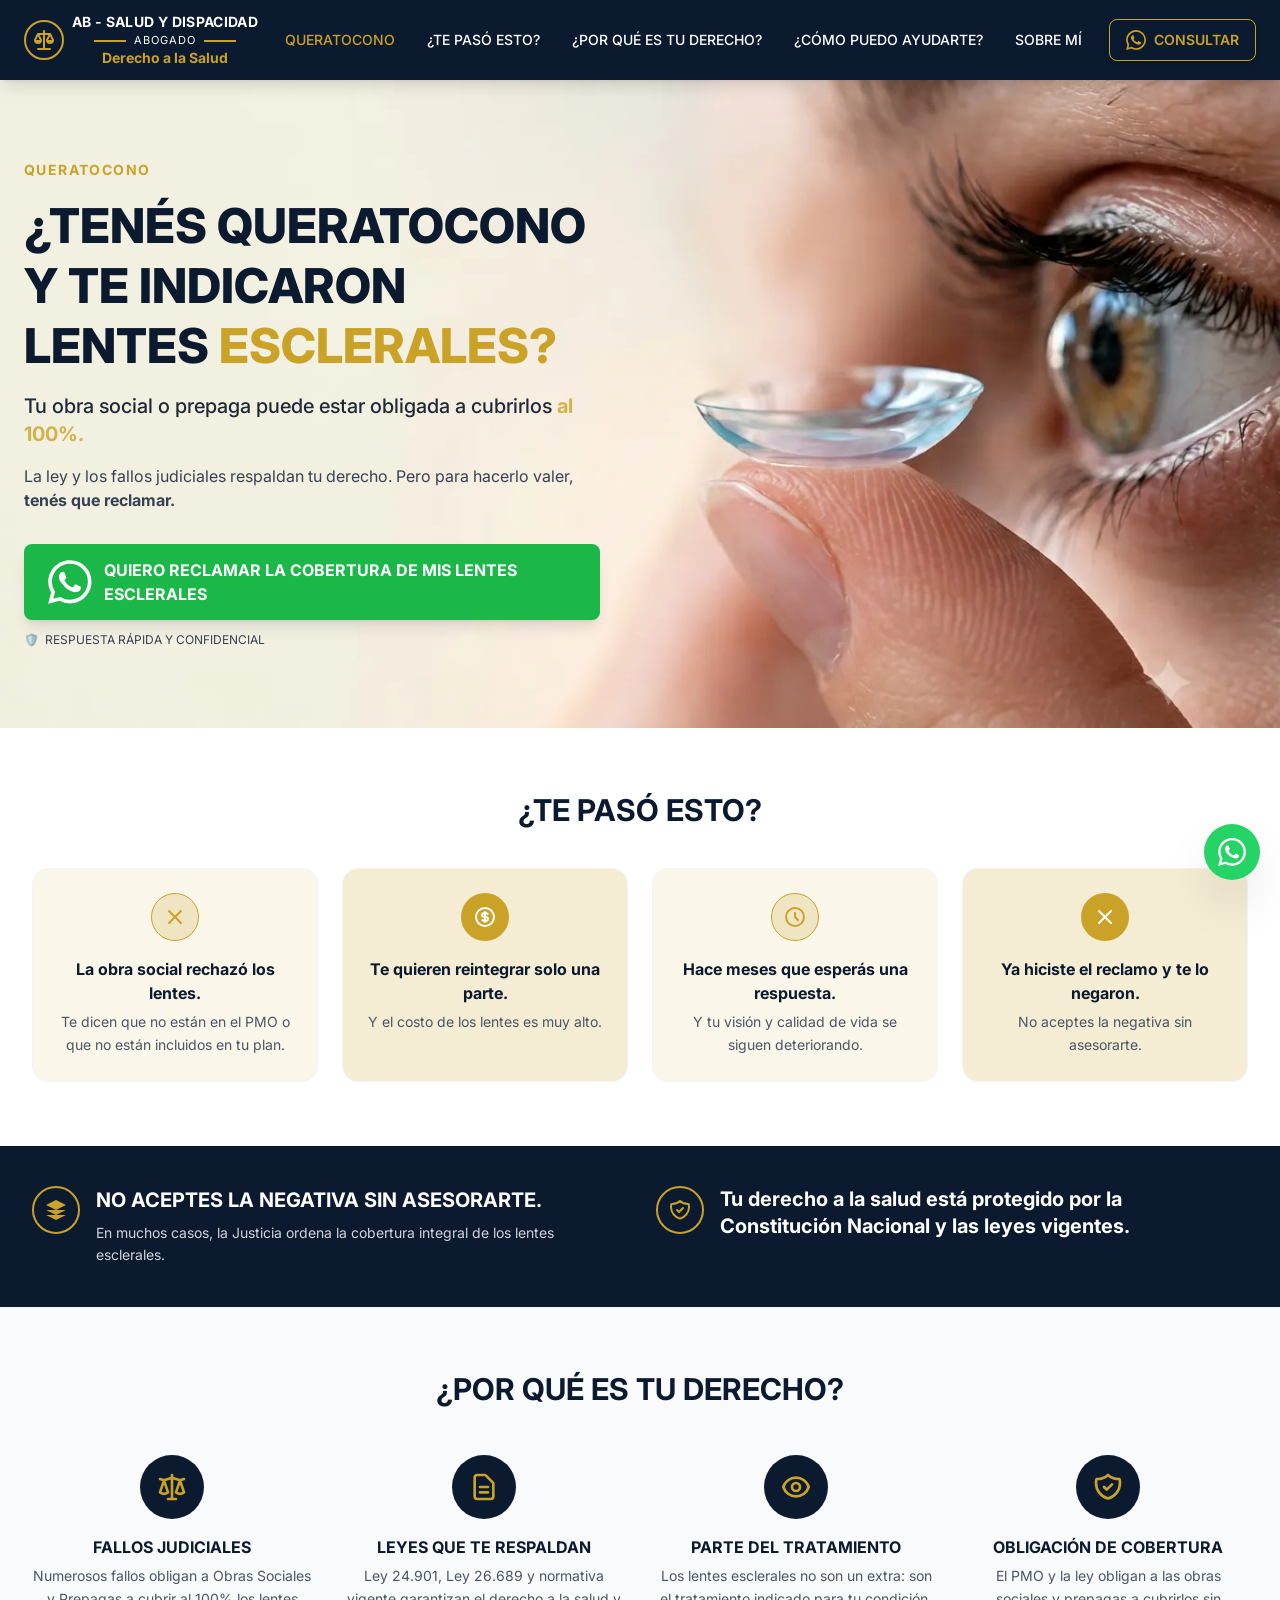
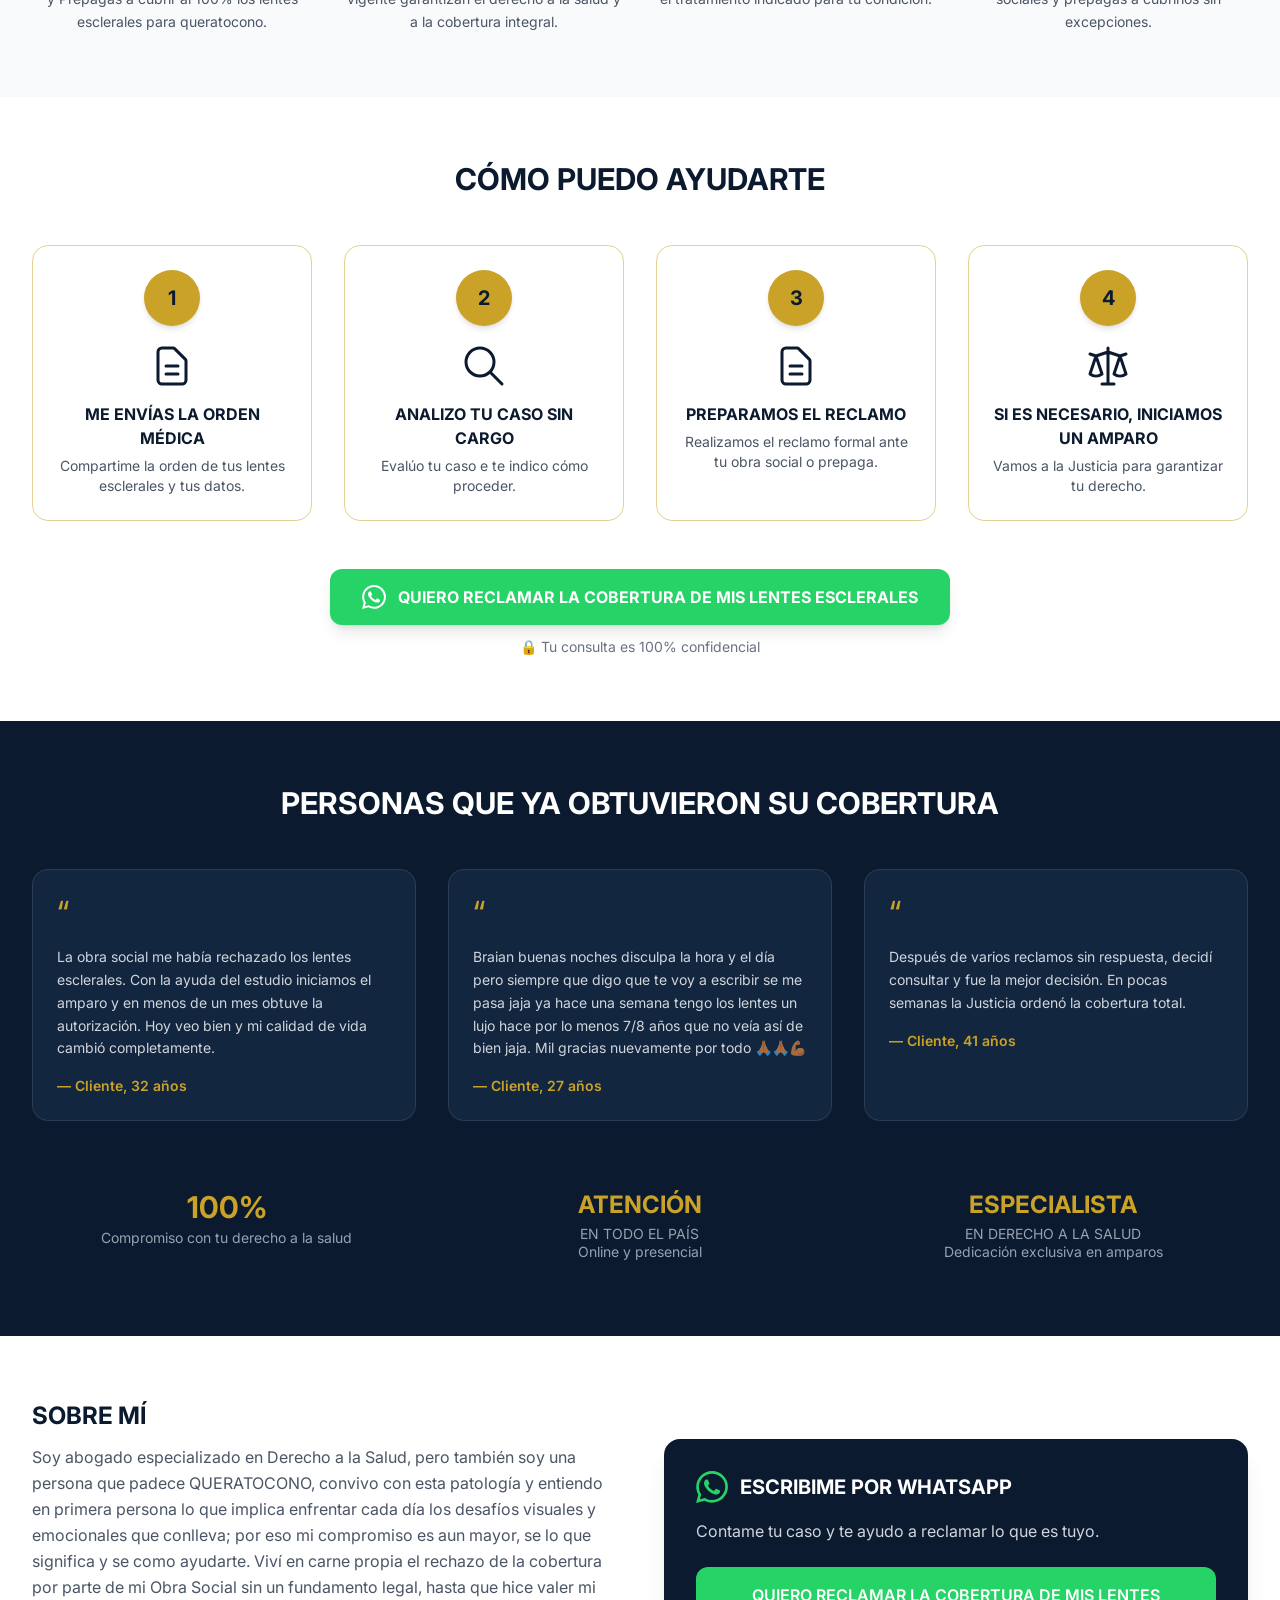
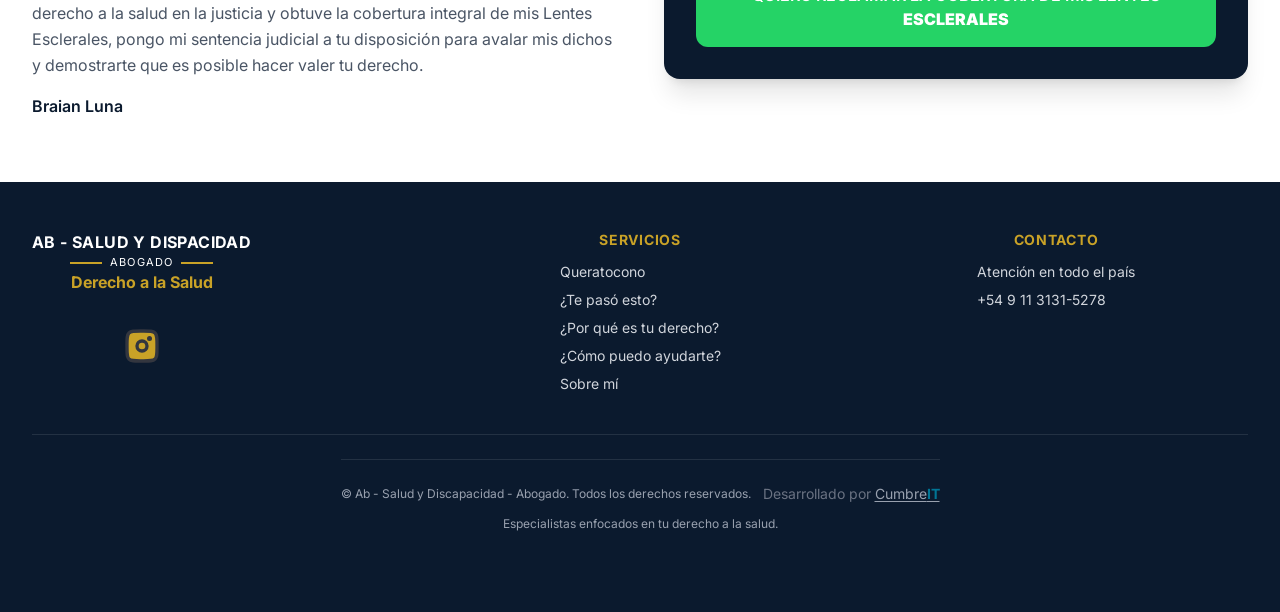
<file: index.html>
<!DOCTYPE html>
<html lang="es">

<head>




  <meta charset="UTF-8" />
  <meta name="viewport" content="width=device-width, initial-scale=1.0" />
  <title>Lentes Esclerales Cobertura Obra Social</title>

  <link rel="icon" type="image/svg+xml" href="/icon.svg">


  <meta name="description"
    content="¿Te rechazaron los lentes esclerales por queratocono? No aceptes la negativa. Te ayudamos a reclamar la cobertura al 100% ante tu obra social o prepaga. Consulta gratis." />

  <link rel="preconnect" href="https://fonts.googleapis.com">
  <link rel="preconnect" href="https://fonts.gstatic.com" crossorigin>
  <link href="./src/output.css" rel="stylesheet">

  <link href="https://fonts.googleapis.com/css2?family=Inter:wght@400;500;600;700;800&display=swap" rel="stylesheet">


  <!-- Título que se mostrará -->
  <meta property="og:title" content="Lentes Esclerales Cobertura Obra Social" />

  <!-- Descripción corta -->
  <meta property="og:description"
    content="¿Te rechazaron los lentes esclerales por queratocono? No aceptes la negativa. Te ayudamos a reclamar la cobertura al 100% ante tu obra social o prepaga. Consulta gratis." />

  <!-- Imagen principal: usa URL absoluta -->
  <meta property="og:image" content="https://lentesesclerales.com.ar/og.png" />

  <!-- URL de la página -->
  <meta property="og:url" content="https://lentesesclerales.com.ar" />

  <!-- Tipo de contenido -->
  <meta property="og:type" content="website" />

  <!-- Nombre del sitio -->
  <meta property="og:site_name" content="Lentes Esclerales" />




  <style>
    body {
      font-family: 'Inter', system-ui, sans-serif;
    }

    html {
      scroll-behavior: smooth;
    }


    @media (max-width: 768px) {
      .hero-img {
        width: 100%;
        height: 85%;
        object-fit: cover;
        object-position: 82% center;
      }

    }
  </style>
</head>

<body class="bg-white text-gray-800 antialiased">

  <!-- ========== HEADER ========== -->
  <header class="bg-navy text-white sticky top-0 z-50 shadow-lg">
    <div class="max-w-7xl mx-auto px-4 sm:px-6">
      <div class="flex items-center justify-between h-16 sm:h-18 md:h-20">
        <!-- Logo -->
        <a href="#" class="flex items-center gap-2 shrink-0 ">

          <div class="w-9 h-9 sm:w-10 sm:h-10 border-2 border-gold rounded-full flex items-center justify-center">

            <svg fill="currentColor" class="w-5 h-5 sm:w-6 sm:h-6 text-gold" viewBox="0 0 24 24"
              xmlns="http://www.w3.org/2000/svg">
              <path
                d="M21.9,11.553l-3-6a.846.846,0,0,0-.164-.225A.987.987,0,0,0,18,5H13V3a1,1,0,0,0-2,0V5H6a.987.987,0,0,0-.731.328.846.846,0,0,0-.164.225l-3,6a.982.982,0,0,0-.1.447H2a4,4,0,0,0,8,0H9.99a.982.982,0,0,0-.1-.447L7.618,7H11V20H6a1,1,0,0,0,0,2H18a1,1,0,0,0,0-2H13V7h3.382l-2.277,4.553a.982.982,0,0,0-.1.447H14a4,4,0,0,0,8,0h-.01A.982.982,0,0,0,21.9,11.553ZM7.882,12H4.118L6,8.236Zm8.236,0L18,8.236,19.882,12Z" />
            </svg>
          </div>

          <div class="leading-tight  inline-flex flex-col items-center w-fit">
            <div class="font-bold text-xs sm:text-sm tracking-wide">AB - SALUD Y DISPACIDAD</div>
            <div class="text-[10px] sm:text-[11px]  tracking-widest flex justify-center items-center gap-2 mt-0.5">
              <span class="w-8 bg-gold h-0.5 "> </span>
              ABOGADO
              <span class="w-8 bg-gold h-0.5"> </span>
            </div>
            <span class="text-xs sm:text-sm text-gold font-bold">Derecho a la Salud</span>
          </div>




        </a>

        <!-- Nav Desktop -->
        <nav class="hidden lg:flex items-center gap-6 xl:gap-8 text-sm font-medium">
          <!-- <a href="#sobre-mi" class="hover:text-gold transition">SOBRE MÍ</a> -->
          <a href="#" class="text-gold">QUERATOCONO</a>
          <a href="#servicios" class="hover:text-gold transition">¿TE PASÓ ESTO?</a>
          <a href="#derecho" class="hover:text-gold transition">¿POR QUÉ ES TU DERECHO?</a>
          <a href="#como" class="hover:text-gold transition">¿CÓMO PUEDO AYUDARTE?</a>
          <a href="#sobre" class="hover:text-gold transition">SOBRE MÍ</a>
        </nav>

        <!-- CTA WhatsApp Desktop -->
        <a href="https://wa.me/5491131315278" target="_blank"
          class="hidden md:inline-flex items-center gap-2 bg-whtsapp hover:bg-gold hover:text-navy text-gold text-xs lg:text-sm font-semibold px-3 lg:px-4 py-2.5 rounded-lg transition shadow-md border border-gold ">
          <svg class="w-4 h-4 lg:w-5 lg:h-5" fill="currentColor" viewBox="0 0 24 24">
            <path
              d="M17.472 14.382c-.297-.149-1.758-.867-2.03-.967-.273-.099-.471-.148-.67.15-.197.297-.767.966-.94 1.164-.173.199-.347.223-.644.075-.297-.15-1.255-.463-2.39-1.475-.883-.788-1.48-1.761-1.653-2.059-.173-.297-.018-.458.13-.606.134-.133.298-.347.446-.52.149-.174.198-.298.298-.497.099-.198.05-.371-.025-.52-.075-.149-.669-1.612-.916-2.207-.242-.579-.487-.5-.669-.51-.173-.008-.371-.01-.57-.01-.198 0-.52.074-.792.372-.272.297-1.04 1.016-1.04 2.479 0 1.462 1.065 2.875 1.213 3.074.149.198 2.096 3.2 5.077 4.487.709.306 1.262.489 1.694.625.712.227 1.36.195 1.871.118.571-.085 1.758-.719 2.006-1.413.248-.694.248-1.289.173-1.413-.074-.124-.272-.198-.57-.347m-5.421 7.403h-.004a9.87 9.87 0 01-5.031-1.378l-.361-.214-3.741.982.998-3.648-.235-.374a9.86 9.86 0 01-1.51-5.26c.001-5.45 4.436-9.884 9.888-9.884 2.64 0 5.122 1.03 6.988 2.898a9.825 9.825 0 012.893 6.994c-.003 5.45-4.435 9.884-9.885 9.884m8.413-18.297A11.815 11.815 0 0012.05 0C5.495 0 .16 5.335.157 11.892c0 2.096.547 4.142 1.588 5.945L.057 24l6.305-1.654a11.882 11.882 0 005.683 1.448h.005c6.554 0 11.89-5.335 11.893-11.893a11.821 11.821 0 00-3.48-8.413z" />
          </svg>
          <span class="hidden xl:inline">CONSULTAR</span>
          <span class="xl:hidden">WHATSAPP</span>
        </a>

        <!-- Mobile menu button -->
        <button id="menu-btn" class="lg:hidden p-2 -mr-2" aria-label="Menú">
          <svg class="w-6 h-6" fill="none" stroke="currentColor" viewBox="0 0 24 24">
            <path stroke-linecap="round" stroke-linejoin="round" stroke-width="2" d="M4 6h16M4 12h16M4 18h16" />
          </svg>
        </button>
      </div>
    </div>

    <!-- Mobile menu -->
    <div id="mobile-menu" class="hidden lg:hidden bg-navy-light border-t border-white/10">
      <div class="px-4 py-5 space-y-1 text-sm">
        <!-- <a href="#sobre-mi" class="block py-2.5 hover:text-gold">SOBRE MÍ</a> -->
        <a href="#" class="block py-2.5 text-gold font-medium">QUERATOCONO</a>
        <a href="#servicios" class="block py-2.5 hover:text-gold">¿TE PASÓ ESTO?</a>
        <a href="#derecho" class="block py-2.5 hover:text-gold">¿POR QUÉ ES TU DERECHO?</a>
        <a href="#como" class="block py-2.5 hover:text-gold">¿CÓMO PUEDO AYUDARTE?</a>
        <a href="#sobre" class="block py-2.5 hover:text-gold">SOBRE MÍ</a>
        <a href="https://wa.me/5491131315278" target="_blank"
          class="mt-3 inline-flex items-center justify-center gap-2 w-full hover:bg-gold hover:text-navy  text-gold font-semibold py-3 rounded-lg border border-gold">
          <svg class="w-5 h-5" fill="currentColor" viewBox="0 0 24 24">
            <path
              d="M17.472 14.382c-.297-.149-1.758-.867-2.03-.967-.273-.099-.471-.148-.67.15-.197.297-.767.966-.94 1.164-.173.199-.347.223-.644.075-.297-.15-1.255-.463-2.39-1.475-.883-.788-1.48-1.761-1.653-2.059-.173-.297-.018-.458.13-.606.134-.133.298-.347.446-.52.149-.174.198-.298.298-.497.099-.198.05-.371-.025-.52-.075-.149-.669-1.612-.916-2.207-.242-.579-.487-.5-.669-.51-.173-.008-.371-.01-.57-.01-.198 0-.52.074-.792.372-.272.297-1.04 1.016-1.04 2.479 0 1.462 1.065 2.875 1.213 3.074.149.198 2.096 3.2 5.077 4.487.709.306 1.262.489 1.694.625.712.227 1.36.195 1.871.118.571-.085 1.758-.719 2.006-1.413.248-.694.248-1.289.173-1.413-.074-.124-.272-.198-.57-.347m-5.421 7.403h-.004a9.87 9.87 0 01-5.031-1.378l-.361-.214-3.741.982.998-3.648-.235-.374a9.86 9.86 0 01-1.51-5.26c.001-5.45 4.436-9.884 9.888-9.884 2.64 0 5.122 1.03 6.988 2.898a9.825 9.825 0 012.893 6.994c-.003 5.45-4.435 9.884-9.885 9.884m8.413-18.297A11.815 11.815 0 0012.05 0C5.495 0 .16 5.335.157 11.892c0 2.096.547 4.142 1.588 5.945L.057 24l6.305-1.654a11.882 11.882 0 005.683 1.448h.005c6.554 0 11.89-5.335 11.893-11.893a11.821 11.821 0 00-3.48-8.413z" />
          </svg>
          CONSULTAR POR WHATSAPP
        </a>
      </div>
    </div>
  </header>


  <section class="relative w-full  md:min-h-[600px] overflow-hidden text-white flex items-center  b-red-400">

    <!-- 1. IMAGEN DE FONDO (Ocupa todo en mobile y desktop) -->
    <!-- object-right fuerza que en pantallas angostas el foco quede en el ojo/lente -->
    <!-- <div class="relative"> -->
    <div
      class="absolute  z-0 bg-gradient-to-t from-black/70 via-black/0 to-black/10 md:bg-gradient-to-r md:from-black/90 md:via-black/70 md:to-transparent h-[70%] w-full">
    </div>
    <img src="hero.webp" alt="Lente escleral en ojo"
      class="absolute inset-0 w-full  object-cover object-right z-0 hero-img" loading="eager" decoding="async"
      fetchpriority="high">
    <!-- </div> -->
    <!-- class="w-full h-full object-cover object-[70% center] md:object-center"> -->

    <!-- 2. CAPA DE GRADIENTE (Overlay para garantizar legibilidad) -->
    <!-- En Mobile: Gradiente de abajo hacia arriba | En Desktop: Gradiente de izquierda a derecha -->


    <!-- 3. CONTENIDO (Texto y Botón) -->
    <div
      class="relative z-20 w-full max-w-7xl mx-auto px-6 py-12 pb-0 md:py-20 flex flex-col justify-end md:justify-center h-full g-blue-400   md:bg-none bg-gradient-to-t from-white/80 via-white/40 to-white/10">

      <div class="max-w-xl space-y-4 ">

        <span class="text-xs md:text-sm font-bold tracking-widest text-gold uppercase block">
          QUERATOCONO
        </span>

        <h1 class="text-2xl sm:text-3xl md:text-5xl font-extrabold text-navy leading-tight">
          ¿TENÉS QUERATOCONO Y TE INDICARON LENTES <span class="text-gold">ESCLERALES?</span>
        </h1>

        <p class="text-base sm:text-lg md:text-xl text-gray-800 font-medium">
          Tu obra social o prepaga puede estar obligada a cubrirlos <span class="text-gold/80 font-bold">al
            100%.</span>
        </p>

        <p class="text-sm  sm:text-base  text-gray-700">
          La ley y los fallos judiciales respaldan tu derecho. Pero para hacerlo valer, <strong>tenés que
            reclamar.</strong>
        </p>

        <!-- Botón CTA -->
        <div class="pt-4 space-y-3">
          <a href="#"
            class="inline-flex items-center justify-center gap-3 w-full sm:w-auto bg-[#1bb749] hover:bg-[#169d3e] text-white font-bold py-3.5 md:px-6 px-4 rounded-lg shadow-lg transition duration-200 text-sm md:text-base">
            <!-- SVG WhatsApp -->
            <svg class="size-12" fill="currentColor" viewBox="0 0 24 24">
              <path
                d="M17.472 14.382c-.297-.149-1.758-.867-2.03-.967-.273-.099-.471-.148-.67.15-.197.297-.767.966-.94 1.164-.173.199-.347.223-.644.075-.297-.15-1.255-.463-2.39-1.475-.883-.788-1.48-1.761-1.653-2.059-.173-.297-.018-.458.13-.606.134-.133.298-.347.446-.52.149-.174.198-.298.298-.497.099-.198.05-.371-.025-.52-.075-.149-.669-1.612-.916-2.207-.242-.579-.487-.5-.669-.51-.173-.008-.371-.01-.57-.01-.198 0-.52.074-.792.372-.272.297-1.04 1.016-1.04 2.479 0 1.462 1.065 2.875 1.213 3.074.149.198 2.096 3.2 5.077 4.487.709.306 1.262.489 1.694.625.712.227 1.36.195 1.871.118.571-.085 1.758-.719 2.006-1.413.248-.694.248-1.289.173-1.413-.074-.124-.272-.198-.57-.347m-5.421 7.403h-.004a9.87 9.87 0 01-5.031-1.378l-.361-.214-3.741.982.998-3.648-.235-.374a9.86 9.86 0 01-1.51-5.26c.001-5.45 4.436-9.884 9.888-9.884 2.64 0 5.122 1.03 6.988 2.898a9.825 9.825 0 012.893 6.994c-.003 5.45-4.435 9.884-9.885 9.884m8.413-18.297A11.815 11.815 0 0012.05 0C5.495 0 .16 5.335.157 11.892c0 2.096.547 4.142 1.588 5.945L.057 24l6.305-1.654a11.882 11.882 0 005.683 1.448h.005c6.554 0 11.89-5.335 11.893-11.893a11.821 11.821 0 00-3.48-8.413z" />
            </svg>
            <span>QUIERO RECLAMAR LA COBERTURA DE MIS LENTES ESCLERALES</span>
          </a>

          <p class="text-[11px] md:text-xs text-gray-700 flex items-center gap-1.5 justify-center sm:justify-start">
            <span>🛡️</span> RESPUESTA RÁPIDA Y CONFIDENCIAL
          </p>
        </div>

      </div>

    </div>

  </section>


  <!-- ========== ¿TE PASÓ ESTO? ========== -->
  <section class="py-12 sm:py-16 bg-white scroll-mt-15 md:scroll-mt-20 " id="servicios">
    <div class="max-w-7xl mx-auto px-4 sm:px-6 lg:px-8">
      <h2 class="text-xl sm:text-2xl lg:text-3xl font-bold text-center text-navy mb-8 sm:mb-10">¿TE PASÓ ESTO?</h2>

      <div class="grid grid-cols-1 sm:grid-cols-2 lg:grid-cols-4 gap-4 sm:gap-6">
        <!-- Card 1 -->
        <div class="bg-gold/10 border border-gray-100 rounded-2xl p-5 sm:p-6 text-center hover:shadow-md transition">
          <div
            class="w-11 h-11 sm:w-12 sm:h-12 mx-auto mb-3 sm:mb-4 rounded-full bg-gold/20 flex items-center justify-center border border-gold">
            <svg class="w-5 h-5 sm:w-6 sm:h-6 text-gold" fill="none" stroke="currentColor" viewBox="0 0 24 24">
              <path stroke-linecap="round" stroke-linejoin="round" stroke-width="2" d="M6 18L18 6M6 6l12 12" />
            </svg>
          </div>
          <h3 class="font-bold text-navy text-sm sm:text-base mb-1.5">La obra social rechazó los lentes.</h3>
          <p class="text-xs sm:text-sm text-gray-600 leading-relaxed">Te dicen que no están en el PMO o que no están
            incluidos en tu plan.</p>
        </div>

        <!-- Card 2 -->
        <div class="bg-gold/20 border border-gray-100 rounded-2xl p-5 sm:p-6 text-center hover:shadow-md transition">
          <div
            class="w-11 h-11 sm:w-12 sm:h-12 mx-auto mb-3 sm:mb-4 rounded-full bg-gold flex items-center justify-center">
            <svg class="w-5 h-5 sm:w-6 sm:h-6 text-white" fill="none" stroke="currentColor" viewBox="0 0 24 24">
              <path stroke-linecap="round" stroke-linejoin="round" stroke-width="2"
                d="M12 8c-1.657 0-3 .895-3 2s1.343 2 3 2 3 .895 3 2-1.343 2-3 2m0-8c1.11 0 2.08.402 2.599 1M12 8V7m0 1v8m0 0v1m0-1c-1.11 0-2.08-.402-2.599-1M21 12a9 9 0 11-18 0 9 9 0 0118 0z" />
            </svg>
          </div>
          <h3 class="font-bold text-navy text-sm sm:text-base mb-1.5">Te quieren reintegrar solo una parte.</h3>
          <p class="text-xs sm:text-sm text-gray-600 leading-relaxed">Y el costo de los lentes es muy alto.</p>
        </div>

        <!-- Card 3 -->
        <div class="bg-gold/10 border border-gray-100 rounded-2xl p-5 sm:p-6 text-center hover:shadow-md transition ">
          <div
            class="w-11 h-11 sm:w-12 sm:h-12 mx-auto mb-3 sm:mb-4 rounded-full bg-gold/20 flex items-center justify-center border border-gold">
            <svg class="w-5 h-5 sm:w-6 sm:h-6 text-gold" fill="none" stroke="currentColor" viewBox="0 0 24 24">
              <path stroke-linecap="round" stroke-linejoin="round" stroke-width="2"
                d="M12 8v4l3 3m6-3a9 9 0 11-18 0 9 9 0 0118 0z" />
            </svg>
          </div>
          <h3 class="font-bold text-navy text-sm sm:text-base mb-1.5">Hace meses que esperás una respuesta.</h3>
          <p class="text-xs sm:text-sm text-gray-600 leading-relaxed">Y tu visión y calidad de vida se siguen
            deteriorando.</p>
        </div>

        <!-- Card 4 -->
        <div class="bg-gold/20 border border-gray-100 rounded-2xl p-5 sm:p-6 text-center hover:shadow-md transition">
          <div
            class="w-11 h-11 sm:w-12 sm:h-12 mx-auto mb-3 sm:mb-4 rounded-full bg-gold flex items-center justify-center">
            <svg class="w-5 h-5 sm:w-6 sm:h-6 text-white" fill="none" stroke="currentColor" viewBox="0 0 24 24">
              <path stroke-linecap="round" stroke-linejoin="round" stroke-width="2" d="M6 18L18 6M6 6l12 12" />
            </svg>
          </div>
          <h3 class="font-bold text-navy text-sm sm:text-base mb-1.5">Ya hiciste el reclamo y te lo negaron.</h3>
          <p class="text-xs sm:text-sm text-gray-600 leading-relaxed">No aceptes la negativa sin asesorarte.</p>
        </div>
      </div>
    </div>
  </section>

  <!-- ========== BANNER OSCURO ========== -->
  <section class="bg-navy text-white py-8 sm:py-10">
    <div class="max-w-7xl mx-auto px-4 sm:px-6 lg:px-8">
      <div class="grid md:grid-cols-2 gap-6 sm:gap-8">
        <div class="flex items-start gap-3 sm:gap-4">
          <div
            class="w-10 h-10 sm:w-12 sm:h-12 rounded-full border-2 border-gold flex items-center justify-center shrink-0">
            <svg class="w-5 h-5 sm:w-6 sm:h-6 text-gold" fill="currentColor" viewBox="0 0 24 24">
              <path d="M12 2L2 7l10 5 10-5-10-5zM2 17l10 5 10-5M2 12l10 5 10-5" />
            </svg>
          </div>
          <div>
            <h3 class="text-base sm:text-lg lg:text-xl font-bold mb-1 sm:mb-2">NO ACEPTES LA NEGATIVA SIN ASESORARTE.
            </h3>
            <p class="text-sm text-gray-300 leading-relaxed">En muchos casos, la Justicia ordena la cobertura integral
              de los lentes esclerales.</p>
          </div>
        </div>
        <div class="flex items-start gap-3 sm:gap-4">
          <div
            class="w-10 h-10 sm:w-12 sm:h-12 rounded-full border-2 border-gold flex items-center justify-center shrink-0">
            <svg class="w-5 h-5 sm:w-6 sm:h-6 text-gold" fill="none" stroke="currentColor" viewBox="0 0 24 24">
              <path stroke-linecap="round" stroke-linejoin="round" stroke-width="2"
                d="M9 12l2 2 4-4m5.618-4.016A11.955 11.955 0 0112 2.944a11.955 11.955 0 01-8.618 3.04A12.02 12.02 0 003 9c0 5.591 3.824 10.29 9 11.622 5.176-1.332 9-6.03 9-11.622 0-1.042-.133-2.052-.382-3.016z" />
            </svg>
          </div>
          <div>
            <h3 class="text-base sm:text-lg lg:text-xl font-bold leading-snug">Tu derecho a la salud está protegido por
              la Constitución Nacional y las leyes vigentes.</h3>
          </div>
        </div>
      </div>
    </div>
  </section>

  <!-- ========== ¿POR QUÉ ES TU DERECHO? ========== -->
  <section class="py-12 sm:py-16 bg-gray-50 scroll-mt-15 md:scroll-mt-20 " id="derecho">
    <div class="max-w-7xl mx-auto px-4 sm:px-6 lg:px-8">
      <h2 class="text-xl sm:text-2xl lg:text-3xl font-bold text-center text-navy mb-8 sm:mb-12">¿POR QUÉ ES TU DERECHO?
      </h2>

      <div class="grid grid-cols-1 sm:grid-cols-2 lg:grid-cols-4 gap-6 sm:gap-8">
        <div class="text-center">
          <div
            class="w-14 h-14 sm:w-16 sm:h-16 mx-auto mb-3 sm:mb-4 rounded-full bg-navy flex items-center justify-center">
            <svg class="w-7 h-7 sm:w-8 sm:h-8 text-gold" fill="none" stroke="currentColor" viewBox="0 0 24 24">
              <path stroke-linecap="round" stroke-linejoin="round" stroke-width="2"
                d="M3 6l3 1m0 0l-3 9a5.002 5.002 0 006.001 0M6 7l3 9M6 7l6-2m6 2l3-1m-3 1l-3 9a5.002 5.002 0 006.001 0M18 7l3 9m-3-9l-6-2m0-2v2m0 16V5m0 16H9m3 0h3" />
            </svg>
          </div>
          <h3 class="font-bold text-navy text-sm sm:text-base mb-1.5">FALLOS JUDICIALES</h3>
          <p class="text-xs sm:text-sm text-gray-600 leading-relaxed">Numerosos fallos obligan a Obras Sociales y
            Prepagas a cubrir al 100% los lentes esclerales para queratocono.</p>
        </div>

        <div class="text-center">
          <div
            class="w-14 h-14 sm:w-16 sm:h-16 mx-auto mb-3 sm:mb-4 rounded-full bg-navy flex items-center justify-center">
            <svg class="w-7 h-7 sm:w-8 sm:h-8 text-gold" fill="none" stroke="currentColor" viewBox="0 0 24 24">
              <path stroke-linecap="round" stroke-linejoin="round" stroke-width="2"
                d="M9 12h6m-6 4h6m2 5H7a2 2 0 01-2-2V5a2 2 0 012-2h5.586a1 1 0 01.707.293l5.414 5.414a1 1 0 01.293.707V19a2 2 0 01-2 2z" />
            </svg>
          </div>
          <h3 class="font-bold text-navy text-sm sm:text-base mb-1.5">LEYES QUE TE RESPALDAN</h3>
          <p class="text-xs sm:text-sm text-gray-600 leading-relaxed">Ley 24.901, Ley 26.689 y normativa vigente
            garantizan el derecho a la salud y a la cobertura integral.</p>
        </div>

        <div class="text-center">
          <div
            class="w-14 h-14 sm:w-16 sm:h-16 mx-auto mb-3 sm:mb-4 rounded-full bg-navy flex items-center justify-center">
            <svg class="w-7 h-7 sm:w-8 sm:h-8 text-gold" fill="none" stroke="currentColor" viewBox="0 0 24 24">
              <path stroke-linecap="round" stroke-linejoin="round" stroke-width="2"
                d="M15 12a3 3 0 11-6 0 3 3 0 016 0z" />
              <path stroke-linecap="round" stroke-linejoin="round" stroke-width="2"
                d="M2.458 12C3.732 7.943 7.523 5 12 5c4.478 0 8.268 2.943 9.542 7-1.274 4.057-5.064 7-9.542 7-4.477 0-8.268-2.943-9.542-7z" />
            </svg>
          </div>
          <h3 class="font-bold text-navy text-sm sm:text-base mb-1.5">PARTE DEL TRATAMIENTO</h3>
          <p class="text-xs sm:text-sm text-gray-600 leading-relaxed">Los lentes esclerales no son un extra: son el
            tratamiento indicado para tu condición.</p>
        </div>

        <div class="text-center">
          <div
            class="w-14 h-14 sm:w-16 sm:h-16 mx-auto mb-3 sm:mb-4 rounded-full bg-navy flex items-center justify-center">
            <svg class="w-7 h-7 sm:w-8 sm:h-8 text-gold" fill="none" stroke="currentColor" viewBox="0 0 24 24">
              <path stroke-linecap="round" stroke-linejoin="round" stroke-width="2"
                d="M9 12l2 2 4-4m5.618-4.016A11.955 11.955 0 0112 2.944a11.955 11.955 0 01-8.618 3.04A12.02 12.02 0 003 9c0 5.591 3.824 10.29 9 11.622 5.176-1.332 9-6.03 9-11.622 0-1.042-.133-2.052-.382-3.016z" />
            </svg>
          </div>
          <h3 class="font-bold text-navy text-sm sm:text-base mb-1.5">OBLIGACIÓN DE COBERTURA</h3>
          <p class="text-xs sm:text-sm text-gray-600 leading-relaxed">El PMO y la ley obligan a las obras sociales y
            prepagas a cubrirlos sin excepciones.</p>
        </div>
      </div>
    </div>
  </section>

  <!-- ========== CÓMO PUEDO AYUDARTE ========== -->
  <section class="py-12 sm:py-16 bg-white scroll-mt-15 md:scroll-mt-22 " id="como">
    <div class="max-w-7xl mx-auto px-4 sm:px-6 lg:px-8">
      <h2 class="text-xl sm:text-2xl lg:text-3xl font-bold text-center text-navy mb-8 sm:mb-12">CÓMO PUEDO AYUDARTE</h2>

      <div class="grid grid-cols-1 sm:grid-cols-2 lg:grid-cols-4 gap-6 sm:gap-8">
        <!-- Step 1 -->
        <!-- <div class="text-center border p-2 rounde"> -->
        <div class=" border border-gold/50 rounded-2xl p-5 sm:p-6 text-center hover:shadow-md transition">

          <div
            class="w-12 h-12 sm:w-14 sm:h-14 mx-auto mb-3 sm:mb-4 rounded-full bg-gold text-navy font-bold text-lg sm:text-xl flex items-center justify-center shadow-md">
            1</div>
          <div class="mb-2 sm:mb-3 text-navy">
            <svg class="w-10 h-10 sm:w-12 sm:h-12 mx-auto" fill="none" stroke="currentColor" viewBox="0 0 24 24">
              <path stroke-linecap="round" stroke-linejoin="round" stroke-width="1.5"
                d="M9 12h6m-6 4h6m2 5H7a2 2 0 01-2-2V5a2 2 0 012-2h5.586a1 1 0 01.707.293l5.414 5.414a1 1 0 01.293.707V19a2 2 0 01-2 2z" />
            </svg>
          </div>
          <h3 class="font-bold text-navy text-sm sm:text-base mb-1.5">ME ENVÍAS LA ORDEN MÉDICA</h3>
          <p class="text-xs sm:text-sm text-gray-600">Compartime la orden de tus lentes esclerales y tus datos.</p>
        </div>

        <!-- Step 2 -->
        <div class=" border border-gold/50 rounded-2xl p-5 sm:p-6 text-center hover:shadow-md transition">
          <div
            class="w-12 h-12 sm:w-14 sm:h-14 mx-auto mb-3 sm:mb-4 rounded-full bg-gold text-navy font-bold text-lg sm:text-xl flex items-center justify-center shadow-md">
            2</div>
          <div class="mb-2 sm:mb-3 text-navy">
            <svg class="w-10 h-10 sm:w-12 sm:h-12 mx-auto" fill="none" stroke="currentColor" viewBox="0 0 24 24">
              <path stroke-linecap="round" stroke-linejoin="round" stroke-width="1.5"
                d="M21 21l-6-6m2-5a7 7 0 11-14 0 7 7 0 0114 0z" />
            </svg>
          </div>
          <h3 class="font-bold text-navy text-sm sm:text-base mb-1.5">ANALIZO TU CASO SIN CARGO</h3>
          <p class="text-xs sm:text-sm text-gray-600">Evalúo tu caso e te indico cómo proceder.</p>
        </div>

        <!-- Step 3 -->
        <div class=" border border-gold/50 rounded-2xl p-5 sm:p-6 text-center hover:shadow-md transition">
          <div
            class="w-12 h-12 sm:w-14 sm:h-14 mx-auto mb-3 sm:mb-4 rounded-full bg-gold text-navy font-bold text-lg sm:text-xl flex items-center justify-center shadow-md">
            3</div>
          <div class="mb-2 sm:mb-3 text-navy">
            <svg class="w-10 h-10 sm:w-12 sm:h-12 mx-auto" fill="none" stroke="currentColor" viewBox="0 0 24 24">
              <path stroke-linecap="round" stroke-linejoin="round" stroke-width="1.5"
                d="M9 12h6m-6 4h6m2 5H7a2 2 0 01-2-2V5a2 2 0 012-2h5.586a1 1 0 01.707.293l5.414 5.414a1 1 0 01.293.707V19a2 2 0 01-2 2z" />
            </svg>
          </div>
          <h3 class="font-bold text-navy text-sm sm:text-base mb-1.5">PREPARAMOS EL RECLAMO</h3>
          <p class="text-xs sm:text-sm text-gray-600">Realizamos el reclamo formal ante tu obra social o prepaga.</p>
        </div>

        <!-- Step 4 -->
        <div class=" border border-gold/50 rounded-2xl p-5 sm:p-6 text-center hover:shadow-md transition">
          <div
            class="w-12 h-12 sm:w-14 sm:h-14 mx-auto mb-3 sm:mb-4 rounded-full bg-gold text-navy font-bold text-lg sm:text-xl flex items-center justify-center shadow-md">
            4</div>
          <div class="mb-2 sm:mb-3 text-navy">
            <svg class="w-10 h-10 sm:w-12 sm:h-12 mx-auto" fill="none" stroke="currentColor" viewBox="0 0 24 24">
              <path stroke-linecap="round" stroke-linejoin="round" stroke-width="1.5"
                d="M3 6l3 1m0 0l-3 9a5.002 5.002 0 006.001 0M6 7l3 9M6 7l6-2m6 2l3-1m-3 1l-3 9a5.002 5.002 0 006.001 0M18 7l3 9m-3-9l-6-2m0-2v2m0 16V5m0 16H9m3 0h3" />
            </svg>
          </div>
          <h3 class="font-bold text-navy text-sm sm:text-base mb-1.5">SI ES NECESARIO, INICIAMOS UN AMPARO</h3>
          <p class="text-xs sm:text-sm text-gray-600">Vamos a la Justicia para garantizar tu derecho.</p>
        </div>
      </div>

      <div class="text-center mt-10 sm:mt-12">
        <a href="https://wa.me/5491131315278" target="_blank"
          class="inline-flex items-center justify-center gap-2 sm:gap-3 w-full sm:w-auto bg-whatsapp hover:bg-whatsapp-dark text-white font-bold text-sm sm:text-base px-6 py-3.5 sm:px-8 sm:py-4 rounded-xl shadow-lg transition active:scale-[0.98]">
          <svg class="w-5 h-5 sm:w-6 sm:h-6 shrink-0" fill="currentColor" viewBox="0 0 24 24">
            <path
              d="M17.472 14.382c-.297-.149-1.758-.867-2.03-.967-.273-.099-.471-.148-.67.15-.197.297-.767.966-.94 1.164-.173.199-.347.223-.644.075-.297-.15-1.255-.463-2.39-1.475-.883-.788-1.48-1.761-1.653-2.059-.173-.297-.018-.458.13-.606.134-.133.298-.347.446-.52.149-.174.198-.298.298-.497.099-.198.05-.371-.025-.52-.075-.149-.669-1.612-.916-2.207-.242-.579-.487-.5-.669-.51-.173-.008-.371-.01-.57-.01-.198 0-.52.074-.792.372-.272.297-1.04 1.016-1.04 2.479 0 1.462 1.065 2.875 1.213 3.074.149.198 2.096 3.2 5.077 4.487.709.306 1.262.489 1.694.625.712.227 1.36.195 1.871.118.571-.085 1.758-.719 2.006-1.413.248-.694.248-1.289.173-1.413-.074-.124-.272-.198-.57-.347m-5.421 7.403h-.004a9.87 9.87 0 01-5.031-1.378l-.361-.214-3.741.982.998-3.648-.235-.374a9.86 9.86 0 01-1.51-5.26c.001-5.45 4.436-9.884 9.888-9.884 2.64 0 5.122 1.03 6.988 2.898a9.825 9.825 0 012.893 6.994c-.003 5.45-4.435 9.884-9.885 9.884m8.413-18.297A11.815 11.815 0 0012.05 0C5.495 0 .16 5.335.157 11.892c0 2.096.547 4.142 1.588 5.945L.057 24l6.305-1.654a11.882 11.882 0 005.683 1.448h.005c6.554 0 11.89-5.335 11.893-11.893a11.821 11.821 0 00-3.48-8.413z" />
          </svg>
          <span class="text-center">QUIERO RECLAMAR LA COBERTURA<br class="sm:hidden"> DE MIS LENTES ESCLERALES</span>
        </a>
        <p class="mt-3 text-xs sm:text-sm text-gray-500">🔒 Tu consulta es 100% confidencial</p>
      </div>
    </div>
  </section>

  <!-- ========== TESTIMONIOS ========== -->
  <section class="py-12 sm:py-16 bg-navy text-white">
    <div class="max-w-7xl mx-auto px-4 sm:px-6 lg:px-8">
      <h2 class="text-xl sm:text-2xl lg:text-3xl font-bold text-center mb-8 sm:mb-12">PERSONAS QUE YA OBTUVIERON SU
        COBERTURA</h2>

      <div class="grid grid-cols-1 md:grid-cols-3 gap-5 sm:gap-8">
        <div class="bg-navy-light rounded-2xl p-5 sm:p-6 border border-white/10">
          <div class="text-3xl sm:text-4xl text-gold mb-2 sm:mb-3">“</div>
          <p class="text-sm text-gray-300 mb-4 leading-relaxed">La obra social me había rechazado los lentes esclerales.
            Con la ayuda del estudio iniciamos el amparo y en menos de un mes obtuve la autorización. Hoy veo bien y mi
            calidad de vida cambió completamente.</p>
          <p class="font-semibold text-gold text-sm">— Cliente, 32 años</p>
        </div>

        <div class="bg-navy-light rounded-2xl p-5 sm:p-6 border border-white/10">
          <div class="text-3xl sm:text-4xl text-gold mb-2 sm:mb-3">“</div>
          <p class="text-sm text-gray-300 mb-4 leading-relaxed">Braian buenas noches disculpa la hora y el día pero
            siempre que digo que te voy a escribir se me pasa jaja ya hace una
            semana tengo los lentes un lujo hace por lo menos 7/8 años que no veía así de bien jaja. Mil gracias
            nuevamente por todo
            🙏🏾🙏🏾💪🏾</p>
          <p class="font-semibold text-gold text-sm">— Cliente, 27 años</p>
        </div>

        <div class="bg-navy-light rounded-2xl p-5 sm:p-6 border border-white/10">
          <div class="text-3xl sm:text-4xl text-gold mb-2 sm:mb-3">“</div>
          <p class="text-sm text-gray-300 mb-4 leading-relaxed">Después de varios reclamos sin respuesta, decidí
            consultar y fue la mejor decisión. En pocas semanas la Justicia ordenó la cobertura total.</p>
          <p class="font-semibold text-gold text-sm">— Cliente, 41 años</p>
        </div>
      </div>

      <!-- Stats -->
      <div class="grid grid-cols-2 md:grid-cols-3 gap-4 sm:gap-6 mt-10 sm:mt-14 text-center">
        <!-- <div class="p-3">
          <div class="text-2xl sm:text-3xl font-bold text-gold">+250</div>
          <div class="text-xs sm:text-sm text-gray-400 mt-1 leading-tight">Amparos de salud iniciados</div>
        </div> -->
        <div class="p-3">
          <div class="text-2xl sm:text-3xl font-bold text-gold">100%</div>
          <div class="text-xs sm:text-sm text-gray-400 mt-1 leading-tight">Compromiso con tu derecho a la salud</div>
        </div>
        <div class="p-3">
          <div class="text-xl sm:text-2xl font-bold text-gold">ATENCIÓN</div>
          <div class="text-xs sm:text-sm text-gray-400 mt-1 leading-tight">EN TODO EL PAÍS<br>Online y presencial</div>
        </div>
        <div class="p-3 col-span-2 md:col-span-1">
          <div class="text-xl sm:text-2xl font-bold text-gold">ESPECIALISTA</div>
          <div class="text-xs sm:text-sm text-gray-400 mt-1 leading-tight">EN DERECHO A LA SALUD<br>Dedicación exclusiva
            en amparos</div>
        </div>
      </div>
    </div>
  </section>

  <!-- ========== SOBRE MÍ ========== -->
  <section class="py-12 sm:py-16 bg-white scroll-mt-14 md:scroll-mt-22" id="sobre">
    <div class="max-w-7xl mx-auto px-4 sm:px-6 lg:px-8">
      <div class="grid lg:grid-cols-2 gap-8 lg:gap-12 items-center">

        <div class="flex flex-col sm:flex-row gap-5 sm:gap-6 items-center sm:items-start text-center sm:text-left">
          <!-- <img src="luna.webp" alt="Braian Luna"
            class="w-36 h-44 sm:w-40 sm:h-48 object-cover rounded-xl shadow-lg shrink-0" loading="lazy"
            decoding="async"> -->
          <div>
            <h2 class="text-xl sm:text-2xl font-bold text-navy mb-2 sm:mb-3">SOBRE MÍ</h2>
            <p class="text-sm sm:text-base text-gray-600 mb-3 sm:mb-4 leading-relaxed text-left">
              Soy abogado especializado en Derecho a la Salud, pero también soy una persona que padece QUERATOCONO,
              convivo con esta
              patología y entiendo en primera persona lo que implica enfrentar cada día los desafíos visuales y
              emocionales que
              conlleva; por eso mi compromiso es aun mayor, se lo que significa y se como ayudarte. Viví en carne propia
              el rechazo de
              la cobertura por parte de mi Obra Social sin un fundamento legal, hasta que hice valer mi derecho a la
              salud en la
              justicia y obtuve la cobertura integral de mis Lentes Esclerales, pongo mi sentencia judicial a tu
              disposición para
              avalar mis dichos y demostrarte que es posible hacer valer tu derecho.
            </p>
            <p class="font-semibold text-navy">Braian Luna</p>
          </div>
        </div>

        <div class="bg-navy text-white rounded-2xl p-6 sm:p-8 shadow-xl">
          <div class="flex items-center gap-3 mb-3 sm:mb-4">
            <svg class="w-7 h-7 sm:w-8 sm:h-8 text-whatsapp shrink-0" fill="currentColor" viewBox="0 0 24 24">
              <path
                d="M17.472 14.382c-.297-.149-1.758-.867-2.03-.967-.273-.099-.471-.148-.67.15-.197.297-.767.966-.94 1.164-.173.199-.347.223-.644.075-.297-.15-1.255-.463-2.39-1.475-.883-.788-1.48-1.761-1.653-2.059-.173-.297-.018-.458.13-.606.134-.133.298-.347.446-.52.149-.174.198-.298.298-.497.099-.198.05-.371-.025-.52-.075-.149-.669-1.612-.916-2.207-.242-.579-.487-.5-.669-.51-.173-.008-.371-.01-.57-.01-.198 0-.52.074-.792.372-.272.297-1.04 1.016-1.04 2.479 0 1.462 1.065 2.875 1.213 3.074.149.198 2.096 3.2 5.077 4.487.709.306 1.262.489 1.694.625.712.227 1.36.195 1.871.118.571-.085 1.758-.719 2.006-1.413.248-.694.248-1.289.173-1.413-.074-.124-.272-.198-.57-.347m-5.421 7.403h-.004a9.87 9.87 0 01-5.031-1.378l-.361-.214-3.741.982.998-3.648-.235-.374a9.86 9.86 0 01-1.51-5.26c.001-5.45 4.436-9.884 9.888-9.884 2.64 0 5.122 1.03 6.988 2.898a9.825 9.825 0 012.893 6.994c-.003 5.45-4.435 9.884-9.885 9.884m8.413-18.297A11.815 11.815 0 0012.05 0C5.495 0 .16 5.335.157 11.892c0 2.096.547 4.142 1.588 5.945L.057 24l6.305-1.654a11.882 11.882 0 005.683 1.448h.005c6.554 0 11.89-5.335 11.893-11.893a11.821 11.821 0 00-3.48-8.413z" />
            </svg>
            <h3 class="text-lg sm:text-xl font-bold">ESCRIBIME POR WHATSAPP</h3>
          </div>
          <p class="text-base text-gray-300 mb-5 sm:mb-6">Contame tu caso y te ayudo a reclamar lo que es tuyo.</p>
          <a href="https://wa.me/5491131315278" target="_blank"
            class="inline-flex items-center justfy-center gap-2 w-full bg-whatsapp hover:bg-whatsapp-dark text-white font-semibold text-sm sm:text-base py-3.5 sm:py-4 rounded-xl transition active:scale-[0.98] px-2 text-center">
            <span>

              QUIERO RECLAMAR LA COBERTURA DE MIS LENTES
              <b>ESCLERALES</b>
            </span>

          </a>
        </div>
      </div>
    </div>
  </section>

  <!-- ========== FOOTER ========== -->
  <footer class="bg-navy text-white pt-10 sm:pt-12 pb-20" id="contacto">
    <div class="max-w-7xl mx-auto px-4 sm:px-6 lg:px-8">
      <div class="grid grid-cols-2 md:grid-cols-3 gap-8 mb-8 sm:mb-10 justify-center">


        <!-- Logo -->
        <div class="col-span-2 md:col-span-1  flex justify-center md:justify-start ">






          <div class="leading-tight  inline-flex flex-col items-center w-fit">
            <div class="font-bold text-sm sm:text-base tracking-wide">AB - SALUD Y DISPACIDAD</div>
            <div class="text-[10px] sm:text-[11px]  tracking-widest flex justify-center items-center gap-2 mt-0.5">
              <span class="w-8 bg-gold h-0.5 "> </span>
              ABOGADO
              <span class="w-8 bg-gold h-0.5"> </span>
            </div>
            <span class="text-sm sm:text-base text-gold font-bold">Derecho a la Salud</span>
            <a href="https://www.instagram.com/absaludydiscapacidad/" target="_blank" class="" aria-label="Instagram">
              <span class="sr-only">Instagram</span>
              <svg class="size-10 text-gold mt-8 " viewBox="0 0 24 24" fill="currentColor"
                xmlns="http://www.w3.org/2000/svg">
                <path
                  d="M3 11C3 7.22876 3 5.34315 4.17157 4.17157C5.34315 3 7.22876 3 11 3H13C16.7712 3 18.6569 3 19.8284 4.17157C21 5.34315 21 7.22876 21 11V13C21 16.7712 21 18.6569 19.8284 19.8284C18.6569 21 16.7712 21 13 21H11C7.22876 21 5.34315 21 4.17157 19.8284C3 18.6569 3 16.7712 3 13V11Z"
                  stroke="#33363F" stroke-width="2" />
                <circle cx="16.5" cy="7.5" r="1.5" fill="#33363F" />
                <circle cx="12" cy="12" r="3" stroke="#33363F" stroke-width="2" />
              </svg></a>
          </div>







        </div>


        <div class="flex flex-col   items-center w-full col-span-2 md:col-span-1">
          <h4 class="font-bold text-gold mb-3 text-xs sm:text-sm uppercase tracking-wider">Servicios</h4>
          <ul class="space-y-2 text-sm text-gray-300">
            <li><a href="#" class="hover:text-white">Queratocono</a></li>
            <li><a href="#servicios" class="hover:text-white">¿Te pasó esto?</a></li>
            <li><a href="#derecho" class="hover:text-white">¿Por qué es tu derecho?</a></li>
            <li><a href="#como" class="hover:text-white">¿Cómo puedo ayudarte?</a></li>
            <li><a href="#sobre" class="hover:text-white">Sobre mí</a></li>
          </ul>
        </div>

        <!-- Contacto -->
        <div class="col-span-2 md:col-span-1 flex flex-col  items-center w-full">
          <h4 class="font-bold text-gold mb-3 text-xs sm:text-sm uppercase tracking-wider ">
            Contacto</h4>
          <ul class="space-y-2 text-sm text-gray-300">
            <li>Atención en todo el país</li>
            <li>+54 9 11 3131-5278</li>
          </ul>
        </div>
      </div>

      <div
        class="border-t border-white/10 pt-5 sm:pt-6 flex flex-col sm:flexw justify-between items-center gap-3 text-xs text-gray-400 text-center sm:text-left">
        <div
          class="border-t border-white/10 pt-5 sm:pt-6 flex flex-col sm:flex-row justify-between items-center gap-3 text-xs text-gray-400 text-center sm:text-left">
          <p>© Ab - Salud y Discapacidad - Abogado. Todos los derechos reservados.</p>

          <p class="text-gray-500 text-sm">
            Desarrollado por
            <a href="https://cumbreit.com.ar/" target="_blank" rel="noopener noreferrer"
              class="text-gray-400 hover:text-gold transition-colors duration-200 underline underline-offset-2">
              Cumbre<span class="font-bold text-cyan-700">IT</span>
            </a>
          </p>
        </div>



        <p>Especialistas enfocados en tu derecho a la salud.</p>
      </div>
    </div>
  </footer>

  <!-- Floating WhatsApp -->
  <a href="https://wa.me/5491131315278" target="_blank"
    class="fixed bottom-5 right-5 z-50 bg-whatsapp hover:bg-whatsapp-dark text-white w-14 h-14 rounded-full flex items-center justify-center shadow-2xl transition active:scale-95"
    aria-label="WhatsApp">
    <svg class="w-7 h-7" fill="currentColor" viewBox="0 0 24 24">
      <path
        d="M17.472 14.382c-.297-.149-1.758-.867-2.03-.967-.273-.099-.471-.148-.67.15-.197.297-.767.966-.94 1.164-.173.199-.347.223-.644.075-.297-.15-1.255-.463-2.39-1.475-.883-.788-1.48-1.761-1.653-2.059-.173-.297-.018-.458.13-.606.134-.133.298-.347.446-.52.149-.174.198-.298.298-.497.099-.198.05-.371-.025-.52-.075-.149-.669-1.612-.916-2.207-.242-.579-.487-.5-.669-.51-.173-.008-.371-.01-.57-.01-.198 0-.52.074-.792.372-.272.297-1.04 1.016-1.04 2.479 0 1.462 1.065 2.875 1.213 3.074.149.198 2.096 3.2 5.077 4.487.709.306 1.262.489 1.694.625.712.227 1.36.195 1.871.118.571-.085 1.758-.719 2.006-1.413.248-.694.248-1.289.173-1.413-.074-.124-.272-.198-.57-.347m-5.421 7.403h-.004a9.87 9.87 0 01-5.031-1.378l-.361-.214-3.741.982.998-3.648-.235-.374a9.86 9.86 0 01-1.51-5.26c.001-5.45 4.436-9.884 9.888-9.884 2.64 0 5.122 1.03 6.988 2.898a9.825 9.825 0 012.893 6.994c-.003 5.45-4.435 9.884-9.885 9.884m8.413-18.297A11.815 11.815 0 0012.05 0C5.495 0 .16 5.335.157 11.892c0 2.096.547 4.142 1.588 5.945L.057 24l6.305-1.654a11.882 11.882 0 005.683 1.448h.005c6.554 0 11.89-5.335 11.893-11.893a11.821 11.821 0 00-3.48-8.413z" />
    </svg>
  </a>

  <script>
    // Mobile menu toggle
    const menuBtn = document.getElementById('menu-btn');
    const mobileMenu = document.getElementById('mobile-menu');

    menuBtn.addEventListener('click', () => {
      mobileMenu.classList.toggle('hidden');
    });

    // Close mobile menu when clicking a link
    mobileMenu.querySelectorAll('a').forEach(link => {
      link.addEventListener('click', () => {
        mobileMenu.classList.add('hidden');
      });
    });
  </script>
</body>

</html>
</file>
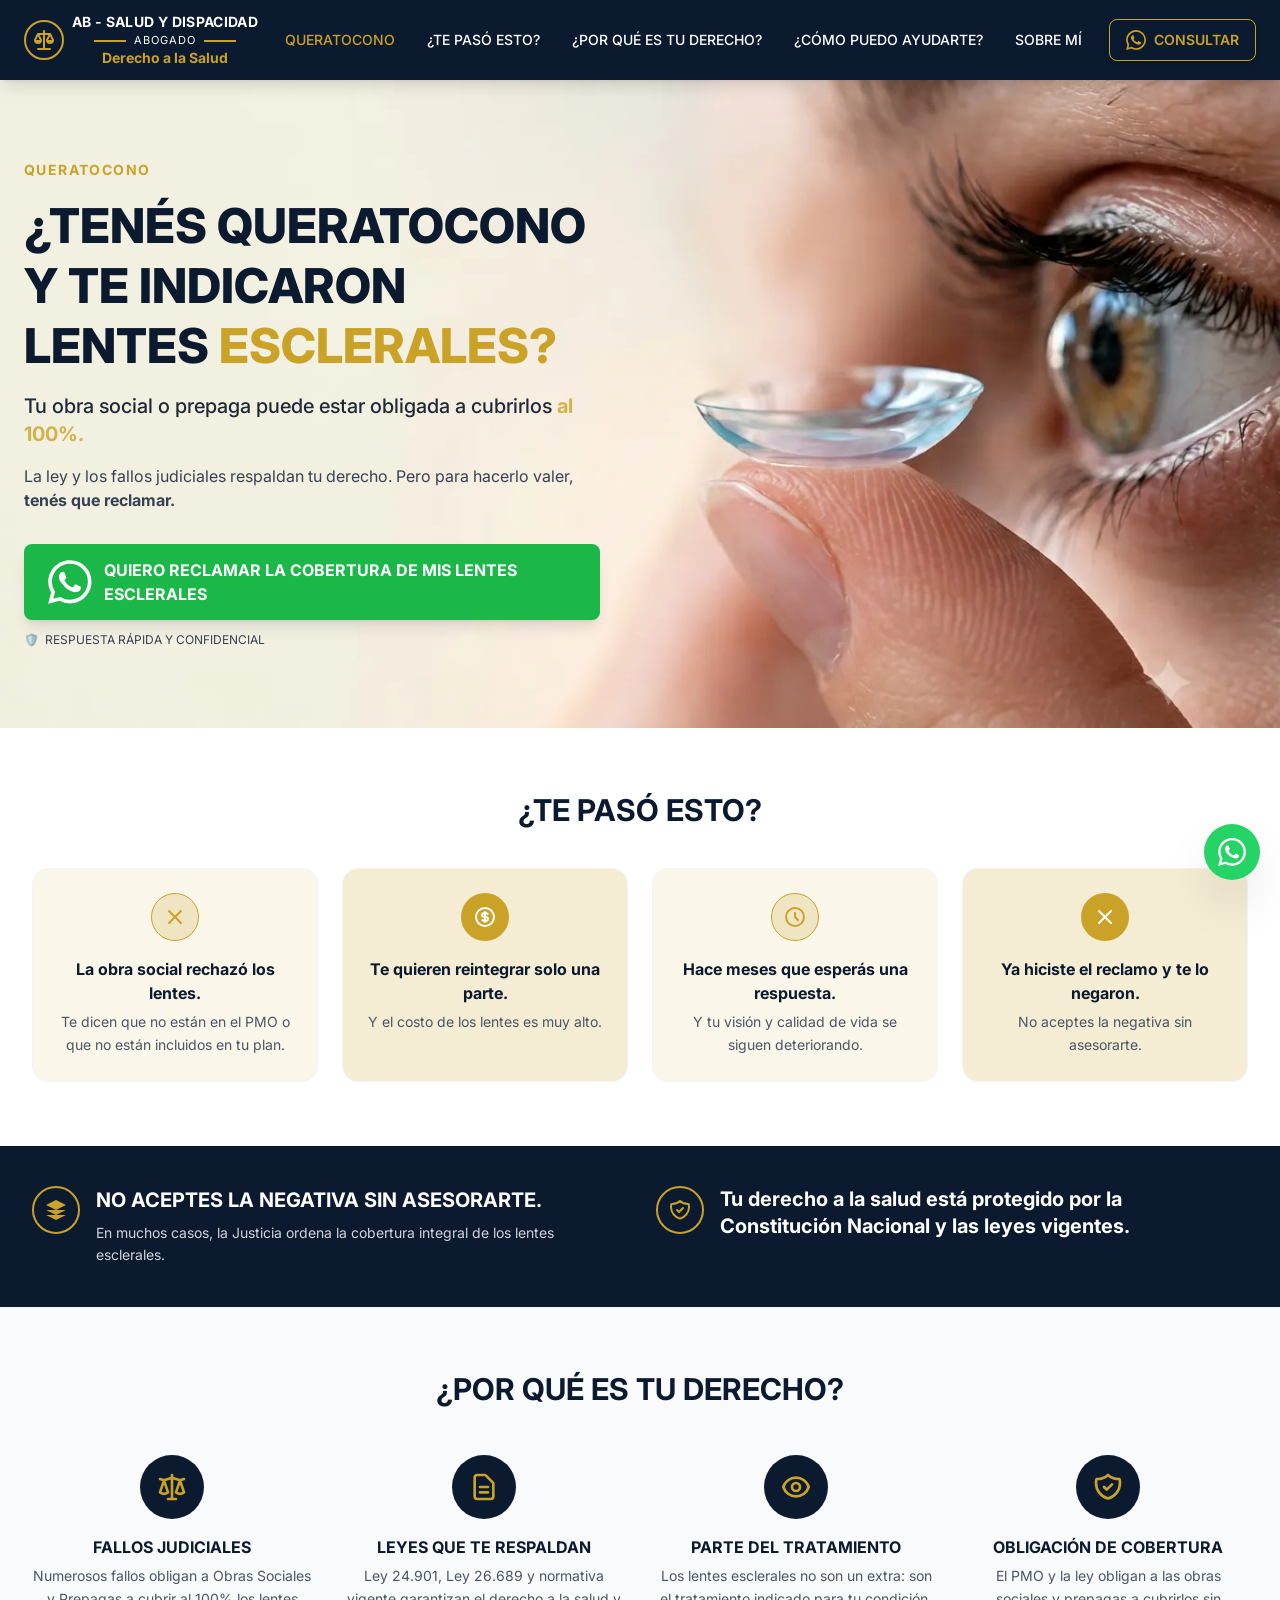
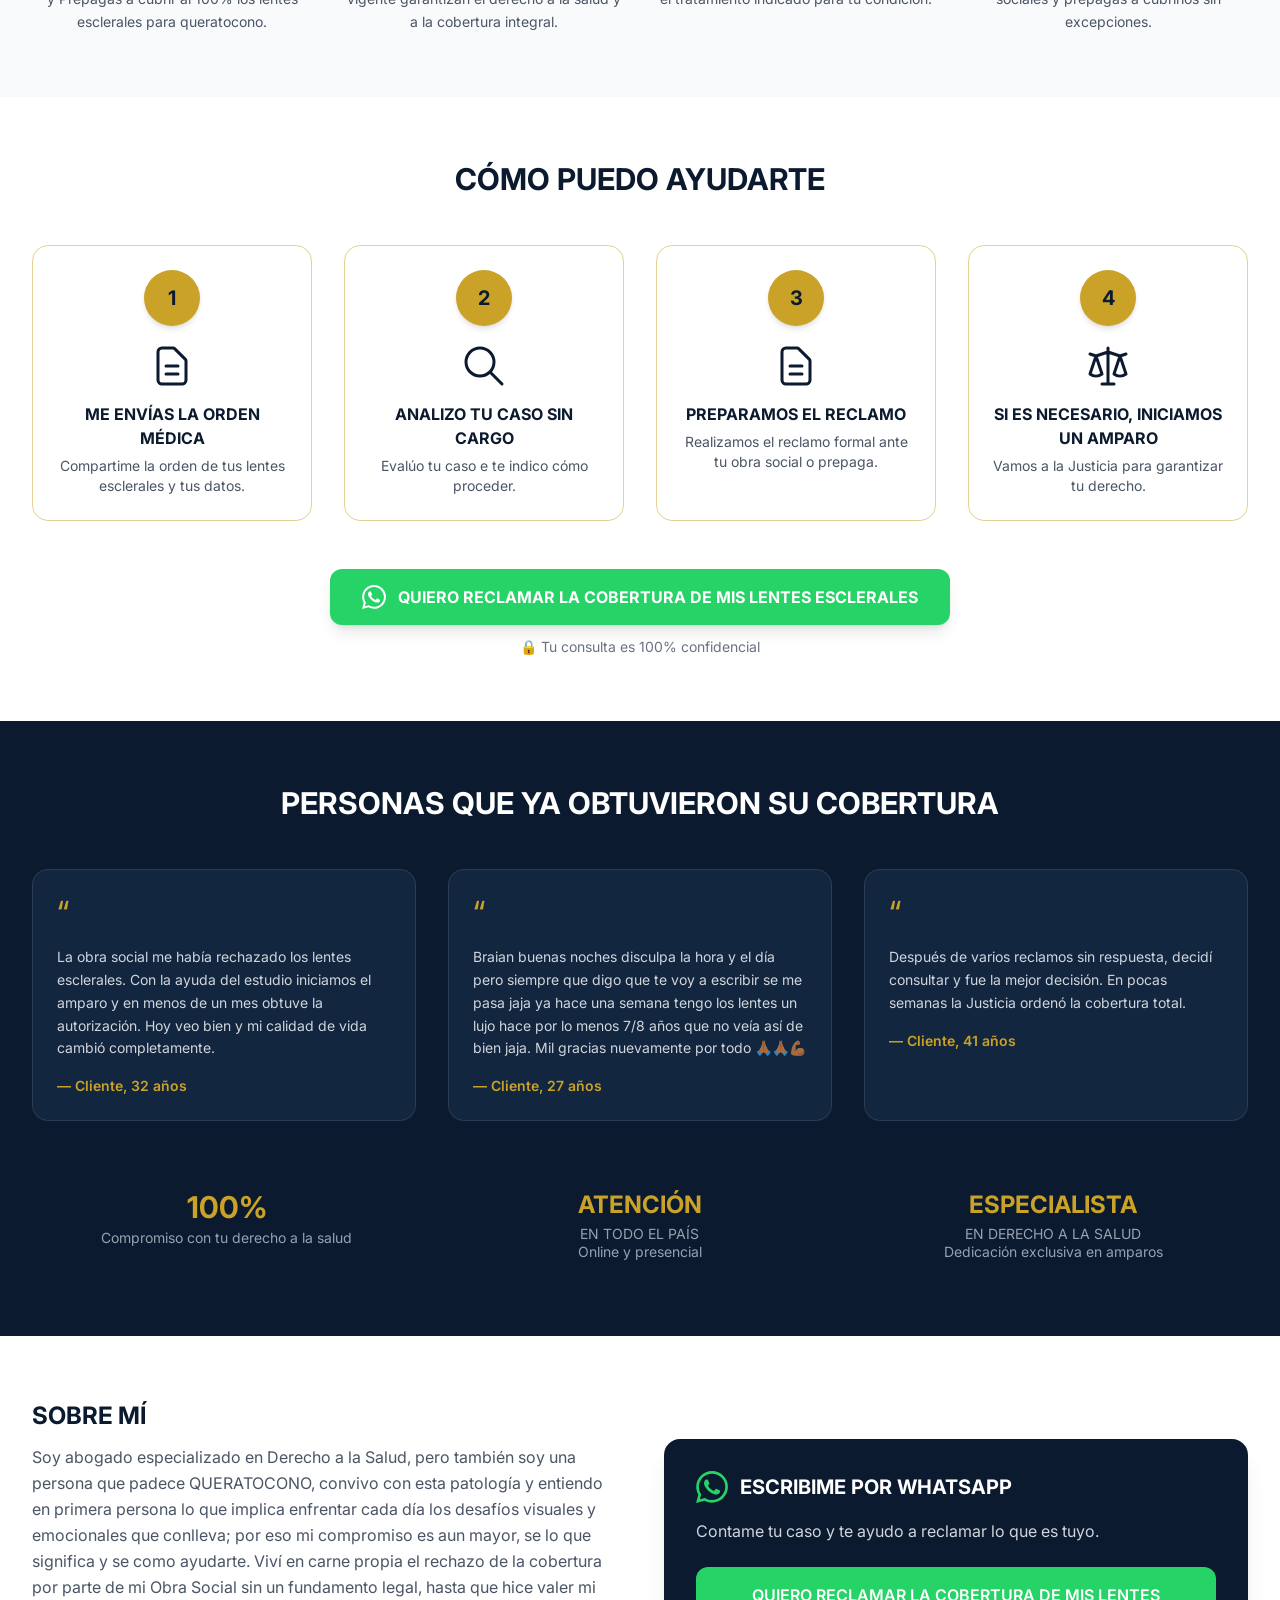
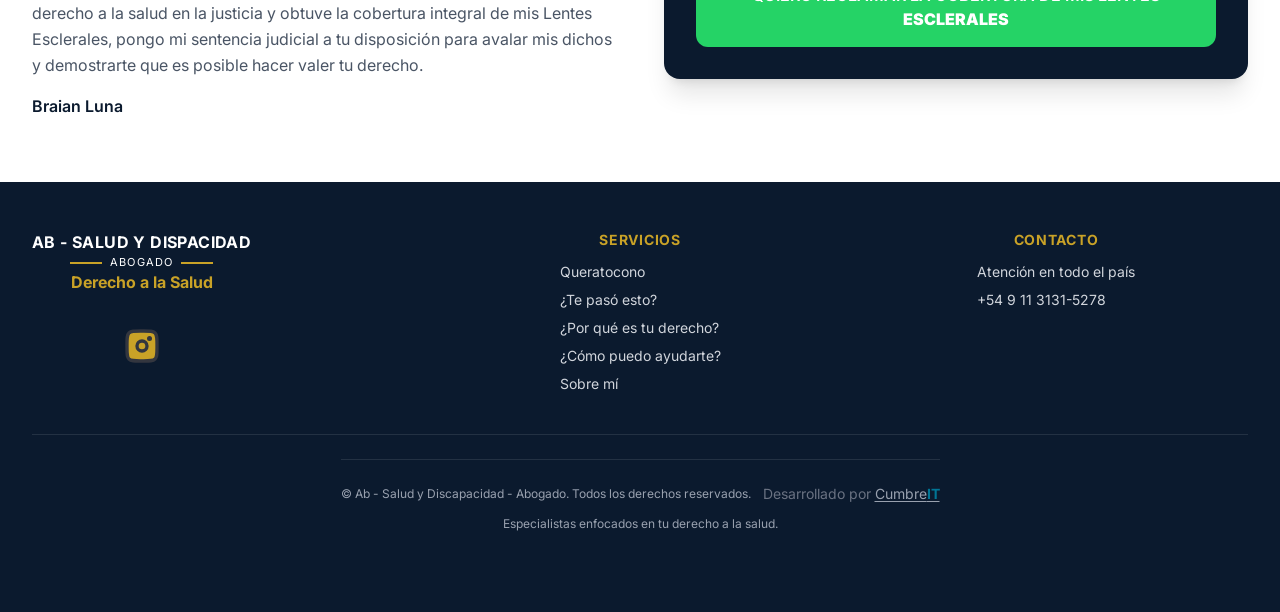
<file: test.html>
<!DOCTYPE html>
<html lang="en">

<head>




  <meta charset="UTF-8" />
  <meta name="viewport" content="width=device-width, initial-scale=1.0" />
  <title>Queratócono - Salud & Discapacidad Abogado | Derecho a la Salud</title>

  <meta name="description"
    content="¿Te rechazaron los lentes esclerales por queratocono? No aceptes la negativa. Te ayudamos a reclamar la cobertura al 100% ante tu obra social o prepaga. Consulta gratis." />

  <link rel="preconnect" href="https://fonts.googleapis.com">
  <link rel="preconnect" href="https://fonts.gstatic.com" crossorigin>
  <link href="./src/output.css" rel="stylesheet">

  <link href="https://fonts.googleapis.com/css2?family=Inter:wght@400;500;600;700;800&display=swap" rel="stylesheet">
  <style>
    body {
      font-family: 'Inter', system-ui, sans-serif;
    }

    html {
      scroll-behavior: smooth;
    }


    @media (max-width: 768px) {
      .hero-img {
        width: 100%;
        height: 85%;
        object-fit: cover;
        object-position: 82% center;
      }

    }
  </style>
</head>

<body class="bg-white text-gray-800 antialiased">

  <!-- ========== HEADER ========== -->
  <header class="bg-navy text-white sticky top-0 z-50 shadow-lg">
    <div class="max-w-7xl mx-auto px-4 sm:px-6">
      <div class="flex items-center justify-between h-16 sm:h-18 md:h-20">
        <!-- Logo -->
        <a href="#" class="flex items-center gap-2 shrink-0 ">


          <div class="w-9 h-9 sm:w-10 sm:h-10 border-2 border-gold rounded-full flex items-center justify-center">

            <svg fill="currentColor" class="w-5 h-5 sm:w-6 sm:h-6 text-gold" viewBox="0 0 24 24"
              xmlns="http://www.w3.org/2000/svg">
              <path
                d="M21.9,11.553l-3-6a.846.846,0,0,0-.164-.225A.987.987,0,0,0,18,5H13V3a1,1,0,0,0-2,0V5H6a.987.987,0,0,0-.731.328.846.846,0,0,0-.164.225l-3,6a.982.982,0,0,0-.1.447H2a4,4,0,0,0,8,0H9.99a.982.982,0,0,0-.1-.447L7.618,7H11V20H6a1,1,0,0,0,0,2H18a1,1,0,0,0,0-2H13V7h3.382l-2.277,4.553a.982.982,0,0,0-.1.447H14a4,4,0,0,0,8,0h-.01A.982.982,0,0,0,21.9,11.553ZM7.882,12H4.118L6,8.236Zm8.236,0L18,8.236,19.882,12Z" />
            </svg>
          </div>

          <div class="leading-tight  inline-flex flex-col items-center w-fit">
            <div class="font-bold text-xs sm:text-sm tracking-wide">AB - SALUD Y DISPACIDAD</div>
            <div class="text-[10px] sm:text-[11px]  tracking-widest flex justify-center items-center gap-2 mt-0.5">
              <span class="w-8 bg-gold h-0.5 "> </span>
              ABOGADO
              <span class="w-8 bg-gold h-0.5"> </span>
            </div>
            <span class="text-xs sm:text-sm text-gold font-bold">Derecho a la Salud</span>
          </div>




        </a>

        <!-- Nav Desktop -->
        <nav class="hidden lg:flex items-center gap-6 xl:gap-8 text-sm font-medium">
          <!-- <a href="#sobre-mi" class="hover:text-gold transition">SOBRE MÍ</a> -->
          <a href="#" class="text-gold">QUERATOCONO</a>
          <a href="#servicios" class="hover:text-gold transition">¿TE PASÓ ESTO?</a>
          <a href="#derecho" class="hover:text-gold transition">¿POR QUÉ ES TU DERECHO?</a>
          <a href="#como" class="hover:text-gold transition">¿CÓMO PUEDO AYUDARTE?</a>
          <a href="#sobre" class="hover:text-gold transition">SOBRE MÍ</a>
        </nav>

        <!-- CTA WhatsApp Desktop -->
        <a href="https://wa.me/5491131315278" target="_blank"
          class="hidden md:inline-flex items-center gap-2 bg-whtsapp hover:bg-gold hover:text-navy text-gold text-xs lg:text-sm font-semibold px-3 lg:px-4 py-2.5 rounded-lg transition shadow-md border border-gold ">
          <svg class="w-4 h-4 lg:w-5 lg:h-5" fill="currentColor" viewBox="0 0 24 24">
            <path
              d="M17.472 14.382c-.297-.149-1.758-.867-2.03-.967-.273-.099-.471-.148-.67.15-.197.297-.767.966-.94 1.164-.173.199-.347.223-.644.075-.297-.15-1.255-.463-2.39-1.475-.883-.788-1.48-1.761-1.653-2.059-.173-.297-.018-.458.13-.606.134-.133.298-.347.446-.52.149-.174.198-.298.298-.497.099-.198.05-.371-.025-.52-.075-.149-.669-1.612-.916-2.207-.242-.579-.487-.5-.669-.51-.173-.008-.371-.01-.57-.01-.198 0-.52.074-.792.372-.272.297-1.04 1.016-1.04 2.479 0 1.462 1.065 2.875 1.213 3.074.149.198 2.096 3.2 5.077 4.487.709.306 1.262.489 1.694.625.712.227 1.36.195 1.871.118.571-.085 1.758-.719 2.006-1.413.248-.694.248-1.289.173-1.413-.074-.124-.272-.198-.57-.347m-5.421 7.403h-.004a9.87 9.87 0 01-5.031-1.378l-.361-.214-3.741.982.998-3.648-.235-.374a9.86 9.86 0 01-1.51-5.26c.001-5.45 4.436-9.884 9.888-9.884 2.64 0 5.122 1.03 6.988 2.898a9.825 9.825 0 012.893 6.994c-.003 5.45-4.435 9.884-9.885 9.884m8.413-18.297A11.815 11.815 0 0012.05 0C5.495 0 .16 5.335.157 11.892c0 2.096.547 4.142 1.588 5.945L.057 24l6.305-1.654a11.882 11.882 0 005.683 1.448h.005c6.554 0 11.89-5.335 11.893-11.893a11.821 11.821 0 00-3.48-8.413z" />
          </svg>
          <span class="hidden xl:inline">CONSULTAR</span>
          <span class="xl:hidden">WHATSAPP</span>
        </a>

        <!-- Mobile menu button -->
        <button id="menu-btn" class="lg:hidden p-2 -mr-2" aria-label="Menú">
          <svg class="w-6 h-6" fill="none" stroke="currentColor" viewBox="0 0 24 24">
            <path stroke-linecap="round" stroke-linejoin="round" stroke-width="2" d="M4 6h16M4 12h16M4 18h16" />
          </svg>
        </button>
      </div>
    </div>

    <!-- Mobile menu -->
    <div id="mobile-menu" class="hidden lg:hidden bg-navy-light border-t border-white/10">
      <div class="px-4 py-5 space-y-1 text-sm">
        <!-- <a href="#sobre-mi" class="block py-2.5 hover:text-gold">SOBRE MÍ</a> -->
        <a href="#" class="block py-2.5 text-gold font-medium">QUERATOCONO</a>
        <a href="#servicios" class="block py-2.5 hover:text-gold">¿TE PASÓ ESTO?</a>
        <a href="#derecho" class="block py-2.5 hover:text-gold">¿POR QUÉ ES TU DERECHO?</a>
        <a href="#como" class="block py-2.5 hover:text-gold">¿CÓMO PUEDO AYUDARTE?</a>
        <a href="#sobre" class="block py-2.5 hover:text-gold">SOBRE MÍ</a>
        <a href="https://wa.me/5491131315278" target="_blank"
          class="mt-3 inline-flex items-center justify-center gap-2 w-full hover:bg-gold hover:text-navy  text-gold font-semibold py-3 rounded-lg border border-gold">
          <svg class="w-5 h-5" fill="currentColor" viewBox="0 0 24 24">
            <path
              d="M17.472 14.382c-.297-.149-1.758-.867-2.03-.967-.273-.099-.471-.148-.67.15-.197.297-.767.966-.94 1.164-.173.199-.347.223-.644.075-.297-.15-1.255-.463-2.39-1.475-.883-.788-1.48-1.761-1.653-2.059-.173-.297-.018-.458.13-.606.134-.133.298-.347.446-.52.149-.174.198-.298.298-.497.099-.198.05-.371-.025-.52-.075-.149-.669-1.612-.916-2.207-.242-.579-.487-.5-.669-.51-.173-.008-.371-.01-.57-.01-.198 0-.52.074-.792.372-.272.297-1.04 1.016-1.04 2.479 0 1.462 1.065 2.875 1.213 3.074.149.198 2.096 3.2 5.077 4.487.709.306 1.262.489 1.694.625.712.227 1.36.195 1.871.118.571-.085 1.758-.719 2.006-1.413.248-.694.248-1.289.173-1.413-.074-.124-.272-.198-.57-.347m-5.421 7.403h-.004a9.87 9.87 0 01-5.031-1.378l-.361-.214-3.741.982.998-3.648-.235-.374a9.86 9.86 0 01-1.51-5.26c.001-5.45 4.436-9.884 9.888-9.884 2.64 0 5.122 1.03 6.988 2.898a9.825 9.825 0 012.893 6.994c-.003 5.45-4.435 9.884-9.885 9.884m8.413-18.297A11.815 11.815 0 0012.05 0C5.495 0 .16 5.335.157 11.892c0 2.096.547 4.142 1.588 5.945L.057 24l6.305-1.654a11.882 11.882 0 005.683 1.448h.005c6.554 0 11.89-5.335 11.893-11.893a11.821 11.821 0 00-3.48-8.413z" />
          </svg>
          CONSULTAR POR WHATSAPP
        </a>
      </div>
    </div>
  </header>


  <section class="relative w-full  md:min-h-[600px] overflow-hidden text-white flex items-center  b-red-400">

    <!-- 1. IMAGEN DE FONDO (Ocupa todo en mobile y desktop) -->
    <!-- object-right fuerza que en pantallas angostas el foco quede en el ojo/lente -->
    <!-- <div class="relative"> -->
    <div
      class="absolute  z-0 bg-gradient-to-t from-black/70 via-black/0 to-black/10 md:bg-gradient-to-r md:from-black/90 md:via-black/70 md:to-transparent h-[70%] w-full">
    </div>
    <img src="hero.webp" alt="Lente escleral en ojo"
      class="absolute inset-0 w-full  object-cover object-right z-0 hero-img" loading="eager" decoding="async"
      fetchpriority="high">
    <!-- </div> -->
    <!-- class="w-full h-full object-cover object-[70% center] md:object-center"> -->

    <!-- 2. CAPA DE GRADIENTE (Overlay para garantizar legibilidad) -->
    <!-- En Mobile: Gradiente de abajo hacia arriba | En Desktop: Gradiente de izquierda a derecha -->


    <!-- 3. CONTENIDO (Texto y Botón) -->
    <div
      class="relative z-20 w-full max-w-7xl mx-auto px-6 py-12 pb-0 md:py-20 flex flex-col justify-end md:justify-center h-full g-blue-400   md:bg-none bg-gradient-to-t from-white/80 via-white/40 to-white/10">

      <div class="max-w-xl space-y-4 ">

        <span class="text-xs md:text-sm font-bold tracking-widest text-gold uppercase block">
          QUERATOCONO
        </span>

        <h1 class="text-2xl sm:text-3xl md:text-5xl font-extrabold text-navy leading-tight">
          ¿TENÉS QUERATOCONO Y TE INDICARON LENTES <span class="text-gold">ESCLERALES?</span>
        </h1>

        <p class="text-base sm:text-lg md:text-xl text-gray-800 font-medium">
          Tu obra social o prepaga puede estar obligada a cubrirlos <span class="text-gold/80 font-bold">al
            100%.</span>
        </p>

        <p class="text-sm  sm:text-base  text-gray-700">
          La ley y los fallos judiciales respaldan tu derecho. Pero para hacerlo valer, <strong>tenés que
            reclamar.</strong>
        </p>

        <!-- Botón CTA -->
        <div class="pt-4 space-y-3">
          <a href="#"
            class="inline-flex items-center justify-center gap-3 w-full sm:w-auto bg-[#1bb749] hover:bg-[#169d3e] text-white font-bold py-3.5 md:px-6 px-4 rounded-lg shadow-lg transition duration-200 text-sm md:text-base">
            <!-- SVG WhatsApp -->
            <svg class="size-12" fill="currentColor" viewBox="0 0 24 24">
              <path
                d="M17.472 14.382c-.297-.149-1.758-.867-2.03-.967-.273-.099-.471-.148-.67.15-.197.297-.767.966-.94 1.164-.173.199-.347.223-.644.075-.297-.15-1.255-.463-2.39-1.475-.883-.788-1.48-1.761-1.653-2.059-.173-.297-.018-.458.13-.606.134-.133.298-.347.446-.52.149-.174.198-.298.298-.497.099-.198.05-.371-.025-.52-.075-.149-.669-1.612-.916-2.207-.242-.579-.487-.5-.669-.51-.173-.008-.371-.01-.57-.01-.198 0-.52.074-.792.372-.272.297-1.04 1.016-1.04 2.479 0 1.462 1.065 2.875 1.213 3.074.149.198 2.096 3.2 5.077 4.487.709.306 1.262.489 1.694.625.712.227 1.36.195 1.871.118.571-.085 1.758-.719 2.006-1.413.248-.694.248-1.289.173-1.413-.074-.124-.272-.198-.57-.347m-5.421 7.403h-.004a9.87 9.87 0 01-5.031-1.378l-.361-.214-3.741.982.998-3.648-.235-.374a9.86 9.86 0 01-1.51-5.26c.001-5.45 4.436-9.884 9.888-9.884 2.64 0 5.122 1.03 6.988 2.898a9.825 9.825 0 012.893 6.994c-.003 5.45-4.435 9.884-9.885 9.884m8.413-18.297A11.815 11.815 0 0012.05 0C5.495 0 .16 5.335.157 11.892c0 2.096.547 4.142 1.588 5.945L.057 24l6.305-1.654a11.882 11.882 0 005.683 1.448h.005c6.554 0 11.89-5.335 11.893-11.893a11.821 11.821 0 00-3.48-8.413z" />
            </svg>
            <span>QUIERO RECLAMAR LA COBERTURA DE MIS LENTES ESCLERALES</span>
          </a>

          <p class="text-[11px] md:text-xs text-gray-700 flex items-center gap-1.5 justify-center sm:justify-start">
            <span>🛡️</span> RESPUESTA RÁPIDA Y CONFIDENCIAL
          </p>
        </div>

      </div>

    </div>

  </section>


  <!-- ========== ¿TE PASÓ ESTO? ========== -->
  <section class="py-12 sm:py-16 bg-white scroll-mt-15 md:scroll-mt-20 " id="servicios">
    <div class="max-w-7xl mx-auto px-4 sm:px-6 lg:px-8">
      <h2 class="text-xl sm:text-2xl lg:text-3xl font-bold text-center text-navy mb-8 sm:mb-10">¿TE PASÓ ESTO?</h2>

      <div class="grid grid-cols-1 sm:grid-cols-2 lg:grid-cols-4 gap-4 sm:gap-6">
        <!-- Card 1 -->
        <div class="bg-gold/10 border border-gray-100 rounded-2xl p-5 sm:p-6 text-center hover:shadow-md transition">
          <div
            class="w-11 h-11 sm:w-12 sm:h-12 mx-auto mb-3 sm:mb-4 rounded-full bg-gold/20 flex items-center justify-center border border-gold">
            <svg class="w-5 h-5 sm:w-6 sm:h-6 text-gold" fill="none" stroke="currentColor" viewBox="0 0 24 24">
              <path stroke-linecap="round" stroke-linejoin="round" stroke-width="2" d="M6 18L18 6M6 6l12 12" />
            </svg>
          </div>
          <h3 class="font-bold text-navy text-sm sm:text-base mb-1.5">La obra social rechazó los lentes.</h3>
          <p class="text-xs sm:text-sm text-gray-600 leading-relaxed">Te dicen que no están en el PMO o que no están
            incluidos en tu plan.</p>
        </div>

        <!-- Card 2 -->
        <div class="bg-gold/20 border border-gray-100 rounded-2xl p-5 sm:p-6 text-center hover:shadow-md transition">
          <div
            class="w-11 h-11 sm:w-12 sm:h-12 mx-auto mb-3 sm:mb-4 rounded-full bg-gold flex items-center justify-center">
            <svg class="w-5 h-5 sm:w-6 sm:h-6 text-white" fill="none" stroke="currentColor" viewBox="0 0 24 24">
              <path stroke-linecap="round" stroke-linejoin="round" stroke-width="2"
                d="M12 8c-1.657 0-3 .895-3 2s1.343 2 3 2 3 .895 3 2-1.343 2-3 2m0-8c1.11 0 2.08.402 2.599 1M12 8V7m0 1v8m0 0v1m0-1c-1.11 0-2.08-.402-2.599-1M21 12a9 9 0 11-18 0 9 9 0 0118 0z" />
            </svg>
          </div>
          <h3 class="font-bold text-navy text-sm sm:text-base mb-1.5">Te quieren reintegrar solo una parte.</h3>
          <p class="text-xs sm:text-sm text-gray-600 leading-relaxed">Y el costo de los lentes es muy alto.</p>
        </div>

        <!-- Card 3 -->
        <div class="bg-gold/10 border border-gray-100 rounded-2xl p-5 sm:p-6 text-center hover:shadow-md transition ">
          <div
            class="w-11 h-11 sm:w-12 sm:h-12 mx-auto mb-3 sm:mb-4 rounded-full bg-gold/20 flex items-center justify-center border border-gold">
            <svg class="w-5 h-5 sm:w-6 sm:h-6 text-gold" fill="none" stroke="currentColor" viewBox="0 0 24 24">
              <path stroke-linecap="round" stroke-linejoin="round" stroke-width="2"
                d="M12 8v4l3 3m6-3a9 9 0 11-18 0 9 9 0 0118 0z" />
            </svg>
          </div>
          <h3 class="font-bold text-navy text-sm sm:text-base mb-1.5">Hace meses que esperás una respuesta.</h3>
          <p class="text-xs sm:text-sm text-gray-600 leading-relaxed">Y tu visión y calidad de vida se siguen
            deteriorando.</p>
        </div>

        <!-- Card 4 -->
        <div class="bg-gold/20 border border-gray-100 rounded-2xl p-5 sm:p-6 text-center hover:shadow-md transition">
          <div
            class="w-11 h-11 sm:w-12 sm:h-12 mx-auto mb-3 sm:mb-4 rounded-full bg-gold flex items-center justify-center">
            <svg class="w-5 h-5 sm:w-6 sm:h-6 text-white" fill="none" stroke="currentColor" viewBox="0 0 24 24">
              <path stroke-linecap="round" stroke-linejoin="round" stroke-width="2" d="M6 18L18 6M6 6l12 12" />
            </svg>
          </div>
          <h3 class="font-bold text-navy text-sm sm:text-base mb-1.5">Ya hiciste el reclamo y te lo negaron.</h3>
          <p class="text-xs sm:text-sm text-gray-600 leading-relaxed">No aceptes la negativa sin asesorarte.</p>
        </div>
      </div>
    </div>
  </section>

  <!-- ========== BANNER OSCURO ========== -->
  <section class="bg-navy text-white py-8 sm:py-10">
    <div class="max-w-7xl mx-auto px-4 sm:px-6 lg:px-8">
      <div class="grid md:grid-cols-2 gap-6 sm:gap-8">
        <div class="flex items-start gap-3 sm:gap-4">
          <div
            class="w-10 h-10 sm:w-12 sm:h-12 rounded-full border-2 border-gold flex items-center justify-center shrink-0">
            <svg class="w-5 h-5 sm:w-6 sm:h-6 text-gold" fill="currentColor" viewBox="0 0 24 24">
              <path d="M12 2L2 7l10 5 10-5-10-5zM2 17l10 5 10-5M2 12l10 5 10-5" />
            </svg>
          </div>
          <div>
            <h3 class="text-base sm:text-lg lg:text-xl font-bold mb-1 sm:mb-2">NO ACEPTES LA NEGATIVA SIN ASESORARTE.
            </h3>
            <p class="text-sm text-gray-300 leading-relaxed">En muchos casos, la Justicia ordena la cobertura integral
              de los lentes esclerales.</p>
          </div>
        </div>
        <div class="flex items-start gap-3 sm:gap-4">
          <div
            class="w-10 h-10 sm:w-12 sm:h-12 rounded-full border-2 border-gold flex items-center justify-center shrink-0">
            <svg class="w-5 h-5 sm:w-6 sm:h-6 text-gold" fill="none" stroke="currentColor" viewBox="0 0 24 24">
              <path stroke-linecap="round" stroke-linejoin="round" stroke-width="2"
                d="M9 12l2 2 4-4m5.618-4.016A11.955 11.955 0 0112 2.944a11.955 11.955 0 01-8.618 3.04A12.02 12.02 0 003 9c0 5.591 3.824 10.29 9 11.622 5.176-1.332 9-6.03 9-11.622 0-1.042-.133-2.052-.382-3.016z" />
            </svg>
          </div>
          <div>
            <h3 class="text-base sm:text-lg lg:text-xl font-bold leading-snug">Tu derecho a la salud está protegido por
              la Constitución Nacional y las leyes vigentes.</h3>
          </div>
        </div>
      </div>
    </div>
  </section>

  <!-- ========== ¿POR QUÉ ES TU DERECHO? ========== -->
  <section class="py-12 sm:py-16 bg-gray-50 scroll-mt-15 md:scroll-mt-20 " id="derecho">
    <div class="max-w-7xl mx-auto px-4 sm:px-6 lg:px-8">
      <h2 class="text-xl sm:text-2xl lg:text-3xl font-bold text-center text-navy mb-8 sm:mb-12">¿POR QUÉ ES TU DERECHO?
      </h2>

      <div class="grid grid-cols-1 sm:grid-cols-2 lg:grid-cols-4 gap-6 sm:gap-8">
        <div class="text-center">
          <div
            class="w-14 h-14 sm:w-16 sm:h-16 mx-auto mb-3 sm:mb-4 rounded-full bg-navy flex items-center justify-center">
            <svg class="w-7 h-7 sm:w-8 sm:h-8 text-gold" fill="none" stroke="currentColor" viewBox="0 0 24 24">
              <path stroke-linecap="round" stroke-linejoin="round" stroke-width="2"
                d="M3 6l3 1m0 0l-3 9a5.002 5.002 0 006.001 0M6 7l3 9M6 7l6-2m6 2l3-1m-3 1l-3 9a5.002 5.002 0 006.001 0M18 7l3 9m-3-9l-6-2m0-2v2m0 16V5m0 16H9m3 0h3" />
            </svg>
          </div>
          <h3 class="font-bold text-navy text-sm sm:text-base mb-1.5">FALLOS JUDICIALES</h3>
          <p class="text-xs sm:text-sm text-gray-600 leading-relaxed">Numerosos fallos obligan a Obras Sociales y
            Prepagas a cubrir al 100% los lentes esclerales para queratocono.</p>
        </div>

        <div class="text-center">
          <div
            class="w-14 h-14 sm:w-16 sm:h-16 mx-auto mb-3 sm:mb-4 rounded-full bg-navy flex items-center justify-center">
            <svg class="w-7 h-7 sm:w-8 sm:h-8 text-gold" fill="none" stroke="currentColor" viewBox="0 0 24 24">
              <path stroke-linecap="round" stroke-linejoin="round" stroke-width="2"
                d="M9 12h6m-6 4h6m2 5H7a2 2 0 01-2-2V5a2 2 0 012-2h5.586a1 1 0 01.707.293l5.414 5.414a1 1 0 01.293.707V19a2 2 0 01-2 2z" />
            </svg>
          </div>
          <h3 class="font-bold text-navy text-sm sm:text-base mb-1.5">LEYES QUE TE RESPALDAN</h3>
          <p class="text-xs sm:text-sm text-gray-600 leading-relaxed">Ley 24.901, Ley 26.689 y normativa vigente
            garantizan el derecho a la salud y a la cobertura integral.</p>
        </div>

        <div class="text-center">
          <div
            class="w-14 h-14 sm:w-16 sm:h-16 mx-auto mb-3 sm:mb-4 rounded-full bg-navy flex items-center justify-center">
            <svg class="w-7 h-7 sm:w-8 sm:h-8 text-gold" fill="none" stroke="currentColor" viewBox="0 0 24 24">
              <path stroke-linecap="round" stroke-linejoin="round" stroke-width="2"
                d="M15 12a3 3 0 11-6 0 3 3 0 016 0z" />
              <path stroke-linecap="round" stroke-linejoin="round" stroke-width="2"
                d="M2.458 12C3.732 7.943 7.523 5 12 5c4.478 0 8.268 2.943 9.542 7-1.274 4.057-5.064 7-9.542 7-4.477 0-8.268-2.943-9.542-7z" />
            </svg>
          </div>
          <h3 class="font-bold text-navy text-sm sm:text-base mb-1.5">PARTE DEL TRATAMIENTO</h3>
          <p class="text-xs sm:text-sm text-gray-600 leading-relaxed">Los lentes esclerales no son un extra: son el
            tratamiento indicado para tu condición.</p>
        </div>

        <div class="text-center">
          <div
            class="w-14 h-14 sm:w-16 sm:h-16 mx-auto mb-3 sm:mb-4 rounded-full bg-navy flex items-center justify-center">
            <svg class="w-7 h-7 sm:w-8 sm:h-8 text-gold" fill="none" stroke="currentColor" viewBox="0 0 24 24">
              <path stroke-linecap="round" stroke-linejoin="round" stroke-width="2"
                d="M9 12l2 2 4-4m5.618-4.016A11.955 11.955 0 0112 2.944a11.955 11.955 0 01-8.618 3.04A12.02 12.02 0 003 9c0 5.591 3.824 10.29 9 11.622 5.176-1.332 9-6.03 9-11.622 0-1.042-.133-2.052-.382-3.016z" />
            </svg>
          </div>
          <h3 class="font-bold text-navy text-sm sm:text-base mb-1.5">OBLIGACIÓN DE COBERTURA</h3>
          <p class="text-xs sm:text-sm text-gray-600 leading-relaxed">El PMO y la ley obligan a las obras sociales y
            prepagas a cubrirlos sin excepciones.</p>
        </div>
      </div>
    </div>
  </section>

  <!-- ========== CÓMO PUEDO AYUDARTE ========== -->
  <section class="py-12 sm:py-16 bg-white scroll-mt-15 md:scroll-mt-22 " id="como">
    <div class="max-w-7xl mx-auto px-4 sm:px-6 lg:px-8">
      <h2 class="text-xl sm:text-2xl lg:text-3xl font-bold text-center text-navy mb-8 sm:mb-12">CÓMO PUEDO AYUDARTE</h2>

      <div class="grid grid-cols-1 sm:grid-cols-2 lg:grid-cols-4 gap-6 sm:gap-8">
        <!-- Step 1 -->
        <!-- <div class="text-center border p-2 rounde"> -->
        <div class=" border border-gold/50 rounded-2xl p-5 sm:p-6 text-center hover:shadow-md transition">

          <div
            class="w-12 h-12 sm:w-14 sm:h-14 mx-auto mb-3 sm:mb-4 rounded-full bg-gold text-navy font-bold text-lg sm:text-xl flex items-center justify-center shadow-md">
            1</div>
          <div class="mb-2 sm:mb-3 text-navy">
            <svg class="w-10 h-10 sm:w-12 sm:h-12 mx-auto" fill="none" stroke="currentColor" viewBox="0 0 24 24">
              <path stroke-linecap="round" stroke-linejoin="round" stroke-width="1.5"
                d="M9 12h6m-6 4h6m2 5H7a2 2 0 01-2-2V5a2 2 0 012-2h5.586a1 1 0 01.707.293l5.414 5.414a1 1 0 01.293.707V19a2 2 0 01-2 2z" />
            </svg>
          </div>
          <h3 class="font-bold text-navy text-sm sm:text-base mb-1.5">ME ENVÍAS LA ORDEN MÉDICA</h3>
          <p class="text-xs sm:text-sm text-gray-600">Compartime la orden de tus lentes esclerales y tus datos.</p>
        </div>

        <!-- Step 2 -->
        <div class=" border border-gold/50 rounded-2xl p-5 sm:p-6 text-center hover:shadow-md transition">
          <div
            class="w-12 h-12 sm:w-14 sm:h-14 mx-auto mb-3 sm:mb-4 rounded-full bg-gold text-navy font-bold text-lg sm:text-xl flex items-center justify-center shadow-md">
            2</div>
          <div class="mb-2 sm:mb-3 text-navy">
            <svg class="w-10 h-10 sm:w-12 sm:h-12 mx-auto" fill="none" stroke="currentColor" viewBox="0 0 24 24">
              <path stroke-linecap="round" stroke-linejoin="round" stroke-width="1.5"
                d="M21 21l-6-6m2-5a7 7 0 11-14 0 7 7 0 0114 0z" />
            </svg>
          </div>
          <h3 class="font-bold text-navy text-sm sm:text-base mb-1.5">ANALIZO TU CASO SIN CARGO</h3>
          <p class="text-xs sm:text-sm text-gray-600">Evalúo tu caso e te indico cómo proceder.</p>
        </div>

        <!-- Step 3 -->
        <div class=" border border-gold/50 rounded-2xl p-5 sm:p-6 text-center hover:shadow-md transition">
          <div
            class="w-12 h-12 sm:w-14 sm:h-14 mx-auto mb-3 sm:mb-4 rounded-full bg-gold text-navy font-bold text-lg sm:text-xl flex items-center justify-center shadow-md">
            3</div>
          <div class="mb-2 sm:mb-3 text-navy">
            <svg class="w-10 h-10 sm:w-12 sm:h-12 mx-auto" fill="none" stroke="currentColor" viewBox="0 0 24 24">
              <path stroke-linecap="round" stroke-linejoin="round" stroke-width="1.5"
                d="M9 12h6m-6 4h6m2 5H7a2 2 0 01-2-2V5a2 2 0 012-2h5.586a1 1 0 01.707.293l5.414 5.414a1 1 0 01.293.707V19a2 2 0 01-2 2z" />
            </svg>
          </div>
          <h3 class="font-bold text-navy text-sm sm:text-base mb-1.5">PREPARAMOS EL RECLAMO</h3>
          <p class="text-xs sm:text-sm text-gray-600">Realizamos el reclamo formal ante tu obra social o prepaga.</p>
        </div>

        <!-- Step 4 -->
        <div class=" border border-gold/50 rounded-2xl p-5 sm:p-6 text-center hover:shadow-md transition">
          <div
            class="w-12 h-12 sm:w-14 sm:h-14 mx-auto mb-3 sm:mb-4 rounded-full bg-gold text-navy font-bold text-lg sm:text-xl flex items-center justify-center shadow-md">
            4</div>
          <div class="mb-2 sm:mb-3 text-navy">
            <svg class="w-10 h-10 sm:w-12 sm:h-12 mx-auto" fill="none" stroke="currentColor" viewBox="0 0 24 24">
              <path stroke-linecap="round" stroke-linejoin="round" stroke-width="1.5"
                d="M3 6l3 1m0 0l-3 9a5.002 5.002 0 006.001 0M6 7l3 9M6 7l6-2m6 2l3-1m-3 1l-3 9a5.002 5.002 0 006.001 0M18 7l3 9m-3-9l-6-2m0-2v2m0 16V5m0 16H9m3 0h3" />
            </svg>
          </div>
          <h3 class="font-bold text-navy text-sm sm:text-base mb-1.5">SI ES NECESARIO, INICIAMOS UN AMPARO</h3>
          <p class="text-xs sm:text-sm text-gray-600">Vamos a la Justicia para garantizar tu derecho.</p>
        </div>
      </div>

      <div class="text-center mt-10 sm:mt-12">
        <a href="https://wa.me/5491131315278" target="_blank"
          class="inline-flex items-center justify-center gap-2 sm:gap-3 w-full sm:w-auto bg-whatsapp hover:bg-whatsapp-dark text-white font-bold text-sm sm:text-base px-6 py-3.5 sm:px-8 sm:py-4 rounded-xl shadow-lg transition active:scale-[0.98]">
          <svg class="w-5 h-5 sm:w-6 sm:h-6 shrink-0" fill="currentColor" viewBox="0 0 24 24">
            <path
              d="M17.472 14.382c-.297-.149-1.758-.867-2.03-.967-.273-.099-.471-.148-.67.15-.197.297-.767.966-.94 1.164-.173.199-.347.223-.644.075-.297-.15-1.255-.463-2.39-1.475-.883-.788-1.48-1.761-1.653-2.059-.173-.297-.018-.458.13-.606.134-.133.298-.347.446-.52.149-.174.198-.298.298-.497.099-.198.05-.371-.025-.52-.075-.149-.669-1.612-.916-2.207-.242-.579-.487-.5-.669-.51-.173-.008-.371-.01-.57-.01-.198 0-.52.074-.792.372-.272.297-1.04 1.016-1.04 2.479 0 1.462 1.065 2.875 1.213 3.074.149.198 2.096 3.2 5.077 4.487.709.306 1.262.489 1.694.625.712.227 1.36.195 1.871.118.571-.085 1.758-.719 2.006-1.413.248-.694.248-1.289.173-1.413-.074-.124-.272-.198-.57-.347m-5.421 7.403h-.004a9.87 9.87 0 01-5.031-1.378l-.361-.214-3.741.982.998-3.648-.235-.374a9.86 9.86 0 01-1.51-5.26c.001-5.45 4.436-9.884 9.888-9.884 2.64 0 5.122 1.03 6.988 2.898a9.825 9.825 0 012.893 6.994c-.003 5.45-4.435 9.884-9.885 9.884m8.413-18.297A11.815 11.815 0 0012.05 0C5.495 0 .16 5.335.157 11.892c0 2.096.547 4.142 1.588 5.945L.057 24l6.305-1.654a11.882 11.882 0 005.683 1.448h.005c6.554 0 11.89-5.335 11.893-11.893a11.821 11.821 0 00-3.48-8.413z" />
          </svg>
          <span class="text-center">QUIERO RECLAMAR LA COBERTURA<br class="sm:hidden"> DE MIS LENTES ESCLERALES</span>
        </a>
        <p class="mt-3 text-xs sm:text-sm text-gray-500">🔒 Tu consulta es 100% confidencial</p>
      </div>
    </div>
  </section>

  <!-- ========== TESTIMONIOS ========== -->
  <section class="py-12 sm:py-16 bg-navy text-white">
    <div class="max-w-7xl mx-auto px-4 sm:px-6 lg:px-8">
      <h2 class="text-xl sm:text-2xl lg:text-3xl font-bold text-center mb-8 sm:mb-12">PERSONAS QUE YA OBTUVIERON SU
        COBERTURA</h2>

      <div class="grid grid-cols-1 md:grid-cols-3 gap-5 sm:gap-8">
        <div class="bg-navy-light rounded-2xl p-5 sm:p-6 border border-white/10">
          <div class="text-3xl sm:text-4xl text-gold mb-2 sm:mb-3">“</div>
          <p class="text-sm text-gray-300 mb-4 leading-relaxed">La obra social me había rechazado los lentes esclerales.
            Con la ayuda del estudio iniciamos el amparo y en menos de un mes obtuve la autorización. Hoy veo bien y mi
            calidad de vida cambió completamente.</p>
          <p class="font-semibold text-gold text-sm">— Cliente, 32 años</p>
        </div>

        <div class="bg-navy-light rounded-2xl p-5 sm:p-6 border border-white/10">
          <div class="text-3xl sm:text-4xl text-gold mb-2 sm:mb-3">“</div>
          <p class="text-sm text-gray-300 mb-4 leading-relaxed">Braian buenas noches disculpa la hora y el día pero
            siempre que digo que te voy a escribir se me pasa jaja ya hace una
            semana tengo los lentes un lujo hace por lo menos 7/8 años que no veía así de bien jaja. Mil gracias
            nuevamente por todo
            🙏🏾🙏🏾💪🏾</p>
          <p class="font-semibold text-gold text-sm">— Cliente, 27 años</p>
        </div>

        <div class="bg-navy-light rounded-2xl p-5 sm:p-6 border border-white/10">
          <div class="text-3xl sm:text-4xl text-gold mb-2 sm:mb-3">“</div>
          <p class="text-sm text-gray-300 mb-4 leading-relaxed">Después de varios reclamos sin respuesta, decidí
            consultar y fue la mejor decisión. En pocas semanas la Justicia ordenó la cobertura total.</p>
          <p class="font-semibold text-gold text-sm">— Cliente, 41 años</p>
        </div>
      </div>

      <!-- Stats -->
      <div class="grid grid-cols-2 md:grid-cols-3 gap-4 sm:gap-6 mt-10 sm:mt-14 text-center">
        <!-- <div class="p-3">
          <div class="text-2xl sm:text-3xl font-bold text-gold">+250</div>
          <div class="text-xs sm:text-sm text-gray-400 mt-1 leading-tight">Amparos de salud iniciados</div>
        </div> -->
        <div class="p-3">
          <div class="text-2xl sm:text-3xl font-bold text-gold">100%</div>
          <div class="text-xs sm:text-sm text-gray-400 mt-1 leading-tight">Compromiso con tu derecho a la salud</div>
        </div>
        <div class="p-3">
          <div class="text-xl sm:text-2xl font-bold text-gold">ATENCIÓN</div>
          <div class="text-xs sm:text-sm text-gray-400 mt-1 leading-tight">EN TODO EL PAÍS<br>Online y presencial</div>
        </div>
        <div class="p-3 col-span-2 md:col-span-1">
          <div class="text-xl sm:text-2xl font-bold text-gold">ESPECIALISTA</div>
          <div class="text-xs sm:text-sm text-gray-400 mt-1 leading-tight">EN DERECHO A LA SALUD<br>Dedicación exclusiva
            en amparos</div>
        </div>
      </div>
    </div>
  </section>

  <!-- ========== SOBRE MÍ ========== -->
  <section class="py-12 sm:py-16 bg-white scroll-mt-14 md:scroll-mt-22" id="sobre">
    <div class="max-w-7xl mx-auto px-4 sm:px-6 lg:px-8">
      <div class="grid lg:grid-cols-2 gap-8 lg:gap-12 items-center">

        <div class="flex flex-col sm:flex-row gap-5 sm:gap-6 items-center sm:items-start text-center sm:text-left">
          <!-- <img src="luna.webp" alt="Braian Luna"
            class="w-36 h-44 sm:w-40 sm:h-48 object-cover rounded-xl shadow-lg shrink-0" loading="lazy"
            decoding="async"> -->
          <div>
            <h2 class="text-xl sm:text-2xl font-bold text-navy mb-2 sm:mb-3">SOBRE MÍ</h2>
            <p class="text-sm sm:text-base text-gray-600 mb-3 sm:mb-4 leading-relaxed text-left">
              Soy abogado especializado en Derecho a la Salud, pero también soy una persona que padece QUERATOCONO,
              convivo con esta
              patología y entiendo en primera persona lo que implica enfrentar cada día los desafíos visuales y
              emocionales que
              conlleva; por eso mi compromiso es aun mayor, se lo que significa y se como ayudarte. Viví en carne propia
              el rechazo de
              la cobertura por parte de mi Obra Social sin un fundamento legal, hasta que hice valer mi derecho a la
              salud en la
              justicia y obtuve la cobertura integral de mis Lentes Esclerales, pongo mi sentencia judicial a tu
              disposición para
              avalar mis dichos y demostrarte que es posible hacer valer tu derecho.
            </p>
            <p class="font-semibold text-navy">Braian Luna</p>
          </div>
        </div>

        <div class="bg-navy text-white rounded-2xl p-6 sm:p-8 shadow-xl">
          <div class="flex items-center gap-3 mb-3 sm:mb-4">
            <svg class="w-7 h-7 sm:w-8 sm:h-8 text-whatsapp shrink-0" fill="currentColor" viewBox="0 0 24 24">
              <path
                d="M17.472 14.382c-.297-.149-1.758-.867-2.03-.967-.273-.099-.471-.148-.67.15-.197.297-.767.966-.94 1.164-.173.199-.347.223-.644.075-.297-.15-1.255-.463-2.39-1.475-.883-.788-1.48-1.761-1.653-2.059-.173-.297-.018-.458.13-.606.134-.133.298-.347.446-.52.149-.174.198-.298.298-.497.099-.198.05-.371-.025-.52-.075-.149-.669-1.612-.916-2.207-.242-.579-.487-.5-.669-.51-.173-.008-.371-.01-.57-.01-.198 0-.52.074-.792.372-.272.297-1.04 1.016-1.04 2.479 0 1.462 1.065 2.875 1.213 3.074.149.198 2.096 3.2 5.077 4.487.709.306 1.262.489 1.694.625.712.227 1.36.195 1.871.118.571-.085 1.758-.719 2.006-1.413.248-.694.248-1.289.173-1.413-.074-.124-.272-.198-.57-.347m-5.421 7.403h-.004a9.87 9.87 0 01-5.031-1.378l-.361-.214-3.741.982.998-3.648-.235-.374a9.86 9.86 0 01-1.51-5.26c.001-5.45 4.436-9.884 9.888-9.884 2.64 0 5.122 1.03 6.988 2.898a9.825 9.825 0 012.893 6.994c-.003 5.45-4.435 9.884-9.885 9.884m8.413-18.297A11.815 11.815 0 0012.05 0C5.495 0 .16 5.335.157 11.892c0 2.096.547 4.142 1.588 5.945L.057 24l6.305-1.654a11.882 11.882 0 005.683 1.448h.005c6.554 0 11.89-5.335 11.893-11.893a11.821 11.821 0 00-3.48-8.413z" />
            </svg>
            <h3 class="text-lg sm:text-xl font-bold">ESCRIBIME POR WHATSAPP</h3>
          </div>
          <p class="text-base text-gray-300 mb-5 sm:mb-6">Contame tu caso y te ayudo a reclamar lo que es tuyo.</p>
          <a href="https://wa.me/5491131315278" target="_blank"
            class="inline-flex items-center justfy-center gap-2 w-full bg-whatsapp hover:bg-whatsapp-dark text-white font-semibold text-sm sm:text-base py-3.5 sm:py-4 rounded-xl transition active:scale-[0.98] px-2 text-center">
            <span>

              QUIERO RECLAMAR LA COBERTURA DE MIS LENTES
              <b>ESCLERALES</b>
            </span>

          </a>
        </div>
      </div>
    </div>
  </section>

  <!-- ========== FOOTER ========== -->
  <footer class="bg-navy text-white pt-10 sm:pt-12 pb-20" id="contacto">
    <div class="max-w-7xl mx-auto px-4 sm:px-6 lg:px-8">
      <div class="grid grid-cols-2 md:grid-cols-3 gap-8 mb-8 sm:mb-10 justify-center">


        <!-- Logo -->
        <div class="col-span-2 md:col-span-1  flex justify-center md:justify-start ">






          <div class="leading-tight  inline-flex flex-col items-center w-fit">
            <div class="font-bold text-sm sm:text-base tracking-wide">AB - SALUD Y DISPACIDAD</div>
            <div class="text-[10px] sm:text-[11px]  tracking-widest flex justify-center items-center gap-2 mt-0.5">
              <span class="w-8 bg-gold h-0.5 "> </span>
              ABOGADO
              <span class="w-8 bg-gold h-0.5"> </span>
            </div>
            <span class="text-sm sm:text-base text-gold font-bold">Derecho a la Salud</span>
            <a href="https://www.instagram.com/absaludydiscapacidad/" target="_blank" class="" aria-label="Instagram">
              <span class="sr-only">Instagram</span>
              <svg class="size-10 text-gold mt-8 " viewBox="0 0 24 24" fill="currentColor"
                xmlns="http://www.w3.org/2000/svg">
                <path
                  d="M3 11C3 7.22876 3 5.34315 4.17157 4.17157C5.34315 3 7.22876 3 11 3H13C16.7712 3 18.6569 3 19.8284 4.17157C21 5.34315 21 7.22876 21 11V13C21 16.7712 21 18.6569 19.8284 19.8284C18.6569 21 16.7712 21 13 21H11C7.22876 21 5.34315 21 4.17157 19.8284C3 18.6569 3 16.7712 3 13V11Z"
                  stroke="#33363F" stroke-width="2" />
                <circle cx="16.5" cy="7.5" r="1.5" fill="#33363F" />
                <circle cx="12" cy="12" r="3" stroke="#33363F" stroke-width="2" />
              </svg></a>
          </div>







        </div>


        <div class="flex flex-col   items-center w-full col-span-2 md:col-span-1">
          <h4 class="font-bold text-gold mb-3 text-xs sm:text-sm uppercase tracking-wider">Servicios</h4>
          <ul class="space-y-2 text-sm text-gray-300">
            <li><a href="#" class="hover:text-white">Queratocono</a></li>
            <li><a href="#servicios" class="hover:text-white">¿Te pasó esto?</a></li>
            <li><a href="#derecho" class="hover:text-white">¿Por qué es tu derecho?</a></li>
            <li><a href="#como" class="hover:text-white">¿Cómo puedo ayudarte?</a></li>
            <li><a href="#sobre" class="hover:text-white">Sobre mí</a></li>
          </ul>
        </div>

        <!-- Contacto -->
        <div class="col-span-2 md:col-span-1 flex flex-col  items-center w-full">
          <h4 class="font-bold text-gold mb-3 text-xs sm:text-sm uppercase tracking-wider ">
            Contacto</h4>
          <ul class="space-y-2 text-sm text-gray-300">
            <li>Atención en todo el país</li>
            <li>+54 9 11 3131-5278</li>
          </ul>
        </div>
      </div>

      <div
        class="border-t border-white/10 pt-5 sm:pt-6 flex flex-col sm:flexw justify-between items-center gap-3 text-xs text-gray-400 text-center sm:text-left">
        <div
          class="border-t border-white/10 pt-5 sm:pt-6 flex flex-col sm:flex-row justify-between items-center gap-3 text-xs text-gray-400 text-center sm:text-left">
          <p>© Ab - Salud y Discapacidad - Abogado. Todos los derechos reservados.</p>

          <p class="text-gray-500 text-sm">
            Desarrollado por
            <a href="https://cumbreit.com.ar/" target="_blank" rel="noopener noreferrer"
              class="text-gray-400 hover:text-gold transition-colors duration-200 underline underline-offset-2">
              Cumbre<span class="font-bold text-cyan-700">IT</span>
            </a>
          </p>
        </div>



        <p>Especialistas enfocados en tu derecho a la salud.</p>
      </div>
    </div>
  </footer>

  <!-- Floating WhatsApp -->
  <a href="https://wa.me/5491131315278" target="_blank"
    class="fixed bottom-5 right-5 z-50 bg-whatsapp hover:bg-whatsapp-dark text-white w-14 h-14 rounded-full flex items-center justify-center shadow-2xl transition active:scale-95"
    aria-label="WhatsApp">
    <svg class="w-7 h-7" fill="currentColor" viewBox="0 0 24 24">
      <path
        d="M17.472 14.382c-.297-.149-1.758-.867-2.03-.967-.273-.099-.471-.148-.67.15-.197.297-.767.966-.94 1.164-.173.199-.347.223-.644.075-.297-.15-1.255-.463-2.39-1.475-.883-.788-1.48-1.761-1.653-2.059-.173-.297-.018-.458.13-.606.134-.133.298-.347.446-.52.149-.174.198-.298.298-.497.099-.198.05-.371-.025-.52-.075-.149-.669-1.612-.916-2.207-.242-.579-.487-.5-.669-.51-.173-.008-.371-.01-.57-.01-.198 0-.52.074-.792.372-.272.297-1.04 1.016-1.04 2.479 0 1.462 1.065 2.875 1.213 3.074.149.198 2.096 3.2 5.077 4.487.709.306 1.262.489 1.694.625.712.227 1.36.195 1.871.118.571-.085 1.758-.719 2.006-1.413.248-.694.248-1.289.173-1.413-.074-.124-.272-.198-.57-.347m-5.421 7.403h-.004a9.87 9.87 0 01-5.031-1.378l-.361-.214-3.741.982.998-3.648-.235-.374a9.86 9.86 0 01-1.51-5.26c.001-5.45 4.436-9.884 9.888-9.884 2.64 0 5.122 1.03 6.988 2.898a9.825 9.825 0 012.893 6.994c-.003 5.45-4.435 9.884-9.885 9.884m8.413-18.297A11.815 11.815 0 0012.05 0C5.495 0 .16 5.335.157 11.892c0 2.096.547 4.142 1.588 5.945L.057 24l6.305-1.654a11.882 11.882 0 005.683 1.448h.005c6.554 0 11.89-5.335 11.893-11.893a11.821 11.821 0 00-3.48-8.413z" />
    </svg>
  </a>

  <script>
    // Mobile menu toggle
    const menuBtn = document.getElementById('menu-btn');
    const mobileMenu = document.getElementById('mobile-menu');

    menuBtn.addEventListener('click', () => {
      mobileMenu.classList.toggle('hidden');
    });

    // Close mobile menu when clicking a link
    mobileMenu.querySelectorAll('a').forEach(link => {
      link.addEventListener('click', () => {
        mobileMenu.classList.add('hidden');
      });
    });
  </script>
</body>

</html>
</file>
<file: src/output.css>
/*! tailwindcss v4.1.7 | MIT License | https://tailwindcss.com */
@layer properties;
@layer theme, base, components, utilities;
@layer theme {
  :root, :host {
    --font-sans: ui-sans-serif, system-ui, sans-serif, "Apple Color Emoji",
      "Segoe UI Emoji", "Segoe UI Symbol", "Noto Color Emoji";
    --font-mono: ui-monospace, SFMono-Regular, Menlo, Monaco, Consolas, "Liberation Mono",
      "Courier New", monospace;
    --color-red-100: oklch(93.6% 0.032 17.717);
    --color-red-200: oklch(88.5% 0.062 18.334);
    --color-amber-600: oklch(66.6% 0.179 58.318);
    --color-cyan-700: oklch(52% 0.105 223.128);
    --color-cyan-800: oklch(45% 0.085 224.283);
    --color-gray-50: oklch(98.5% 0.002 247.839);
    --color-gray-100: oklch(96.7% 0.003 264.542);
    --color-gray-300: oklch(87.2% 0.01 258.338);
    --color-gray-400: oklch(70.7% 0.022 261.325);
    --color-gray-500: oklch(55.1% 0.027 264.364);
    --color-gray-600: oklch(44.6% 0.03 256.802);
    --color-gray-700: oklch(37.3% 0.034 259.733);
    --color-gray-800: oklch(27.8% 0.033 256.848);
    --color-black: #000;
    --color-white: #fff;
    --spacing: 0.25rem;
    --container-xl: 36rem;
    --container-7xl: 80rem;
    --text-xs: 0.75rem;
    --text-xs--line-height: calc(1 / 0.75);
    --text-sm: 0.875rem;
    --text-sm--line-height: calc(1.25 / 0.875);
    --text-base: 1rem;
    --text-base--line-height: calc(1.5 / 1);
    --text-lg: 1.125rem;
    --text-lg--line-height: calc(1.75 / 1.125);
    --text-xl: 1.25rem;
    --text-xl--line-height: calc(1.75 / 1.25);
    --text-2xl: 1.5rem;
    --text-2xl--line-height: calc(2 / 1.5);
    --text-3xl: 1.875rem;
    --text-3xl--line-height: calc(2.25 / 1.875);
    --text-4xl: 2.25rem;
    --text-4xl--line-height: calc(2.5 / 2.25);
    --text-5xl: 3rem;
    --text-5xl--line-height: 1;
    --font-weight-medium: 500;
    --font-weight-semibold: 600;
    --font-weight-bold: 700;
    --font-weight-extrabold: 800;
    --tracking-wide: 0.025em;
    --tracking-wider: 0.05em;
    --tracking-widest: 0.1em;
    --leading-tight: 1.25;
    --leading-snug: 1.375;
    --leading-relaxed: 1.625;
    --radius-lg: 0.5rem;
    --radius-xl: 0.75rem;
    --radius-2xl: 1rem;
    --default-transition-duration: 150ms;
    --default-transition-timing-function: cubic-bezier(0.4, 0, 0.2, 1);
    --default-font-family: var(--font-sans);
    --default-mono-font-family: var(--font-mono);
    --color-navy: #0b1a2e;
    --color-navy-light: #12263f;
    --color-gold: #c9a227;
    --color-whatsapp: #25d366;
    --color-whatsapp-dark: #1da851;
  }
}
@layer base {
  *, ::after, ::before, ::backdrop, ::file-selector-button {
    box-sizing: border-box;
    margin: 0;
    padding: 0;
    border: 0 solid;
  }
  html, :host {
    line-height: 1.5;
    -webkit-text-size-adjust: 100%;
    tab-size: 4;
    font-family: var(--default-font-family, ui-sans-serif, system-ui, sans-serif, "Apple Color Emoji", "Segoe UI Emoji", "Segoe UI Symbol", "Noto Color Emoji");
    font-feature-settings: var(--default-font-feature-settings, normal);
    font-variation-settings: var(--default-font-variation-settings, normal);
    -webkit-tap-highlight-color: transparent;
  }
  hr {
    height: 0;
    color: inherit;
    border-top-width: 1px;
  }
  abbr:where([title]) {
    -webkit-text-decoration: underline dotted;
    text-decoration: underline dotted;
  }
  h1, h2, h3, h4, h5, h6 {
    font-size: inherit;
    font-weight: inherit;
  }
  a {
    color: inherit;
    -webkit-text-decoration: inherit;
    text-decoration: inherit;
  }
  b, strong {
    font-weight: bolder;
  }
  code, kbd, samp, pre {
    font-family: var(--default-mono-font-family, ui-monospace, SFMono-Regular, Menlo, Monaco, Consolas, "Liberation Mono", "Courier New", monospace);
    font-feature-settings: var(--default-mono-font-feature-settings, normal);
    font-variation-settings: var(--default-mono-font-variation-settings, normal);
    font-size: 1em;
  }
  small {
    font-size: 80%;
  }
  sub, sup {
    font-size: 75%;
    line-height: 0;
    position: relative;
    vertical-align: baseline;
  }
  sub {
    bottom: -0.25em;
  }
  sup {
    top: -0.5em;
  }
  table {
    text-indent: 0;
    border-color: inherit;
    border-collapse: collapse;
  }
  :-moz-focusring {
    outline: auto;
  }
  progress {
    vertical-align: baseline;
  }
  summary {
    display: list-item;
  }
  ol, ul, menu {
    list-style: none;
  }
  img, svg, video, canvas, audio, iframe, embed, object {
    display: block;
    vertical-align: middle;
  }
  img, video {
    max-width: 100%;
    height: auto;
  }
  button, input, select, optgroup, textarea, ::file-selector-button {
    font: inherit;
    font-feature-settings: inherit;
    font-variation-settings: inherit;
    letter-spacing: inherit;
    color: inherit;
    border-radius: 0;
    background-color: transparent;
    opacity: 1;
  }
  :where(select:is([multiple], [size])) optgroup {
    font-weight: bolder;
  }
  :where(select:is([multiple], [size])) optgroup option {
    padding-inline-start: 20px;
  }
  ::file-selector-button {
    margin-inline-end: 4px;
  }
  ::placeholder {
    opacity: 1;
  }
  @supports (not (-webkit-appearance: -apple-pay-button))  or (contain-intrinsic-size: 1px) {
    ::placeholder {
      color: currentcolor;
      @supports (color: color-mix(in lab, red, red)) {
        color: color-mix(in oklab, currentcolor 50%, transparent);
      }
    }
  }
  textarea {
    resize: vertical;
  }
  ::-webkit-search-decoration {
    -webkit-appearance: none;
  }
  ::-webkit-date-and-time-value {
    min-height: 1lh;
    text-align: inherit;
  }
  ::-webkit-datetime-edit {
    display: inline-flex;
  }
  ::-webkit-datetime-edit-fields-wrapper {
    padding: 0;
  }
  ::-webkit-datetime-edit, ::-webkit-datetime-edit-year-field, ::-webkit-datetime-edit-month-field, ::-webkit-datetime-edit-day-field, ::-webkit-datetime-edit-hour-field, ::-webkit-datetime-edit-minute-field, ::-webkit-datetime-edit-second-field, ::-webkit-datetime-edit-millisecond-field, ::-webkit-datetime-edit-meridiem-field {
    padding-block: 0;
  }
  :-moz-ui-invalid {
    box-shadow: none;
  }
  button, input:where([type="button"], [type="reset"], [type="submit"]), ::file-selector-button {
    appearance: button;
  }
  ::-webkit-inner-spin-button, ::-webkit-outer-spin-button {
    height: auto;
  }
  [hidden]:where(:not([hidden="until-found"])) {
    display: none !important;
  }
}
@layer utilities {
  .sr-only {
    position: absolute;
    width: 1px;
    height: 1px;
    padding: 0;
    margin: -1px;
    overflow: hidden;
    clip: rect(0, 0, 0, 0);
    white-space: nowrap;
    border-width: 0;
  }
  .absolute {
    position: absolute;
  }
  .fixed {
    position: fixed;
  }
  .relative {
    position: relative;
  }
  .sticky {
    position: sticky;
  }
  .inset-0 {
    inset: calc(var(--spacing) * 0);
  }
  .top-0 {
    top: calc(var(--spacing) * 0);
  }
  .right-5 {
    right: calc(var(--spacing) * 5);
  }
  .bottom-5 {
    bottom: calc(var(--spacing) * 5);
  }
  .z-0 {
    z-index: 0;
  }
  .z-20 {
    z-index: 20;
  }
  .z-50 {
    z-index: 50;
  }
  .col-span-2 {
    grid-column: span 2 / span 2;
  }
  .mx-auto {
    margin-inline: auto;
  }
  .mt-0 {
    margin-top: calc(var(--spacing) * 0);
  }
  .mt-0\.5 {
    margin-top: calc(var(--spacing) * 0.5);
  }
  .mt-1 {
    margin-top: calc(var(--spacing) * 1);
  }
  .mt-3 {
    margin-top: calc(var(--spacing) * 3);
  }
  .mt-8 {
    margin-top: calc(var(--spacing) * 8);
  }
  .mt-10 {
    margin-top: calc(var(--spacing) * 10);
  }
  .-mr-2 {
    margin-right: calc(var(--spacing) * -2);
  }
  .mb-1 {
    margin-bottom: calc(var(--spacing) * 1);
  }
  .mb-1\.5 {
    margin-bottom: calc(var(--spacing) * 1.5);
  }
  .mb-2 {
    margin-bottom: calc(var(--spacing) * 2);
  }
  .mb-3 {
    margin-bottom: calc(var(--spacing) * 3);
  }
  .mb-4 {
    margin-bottom: calc(var(--spacing) * 4);
  }
  .mb-5 {
    margin-bottom: calc(var(--spacing) * 5);
  }
  .mb-8 {
    margin-bottom: calc(var(--spacing) * 8);
  }
  .block {
    display: block;
  }
  .flex {
    display: flex;
  }
  .grid {
    display: grid;
  }
  .hidden {
    display: none;
  }
  .inline-flex {
    display: inline-flex;
  }
  .table {
    display: table;
  }
  .size-10 {
    width: calc(var(--spacing) * 10);
    height: calc(var(--spacing) * 10);
  }
  .size-12 {
    width: calc(var(--spacing) * 12);
    height: calc(var(--spacing) * 12);
  }
  .h-0 {
    height: calc(var(--spacing) * 0);
  }
  .h-0\.5 {
    height: calc(var(--spacing) * 0.5);
  }
  .h-4 {
    height: calc(var(--spacing) * 4);
  }
  .h-5 {
    height: calc(var(--spacing) * 5);
  }
  .h-6 {
    height: calc(var(--spacing) * 6);
  }
  .h-7 {
    height: calc(var(--spacing) * 7);
  }
  .h-9 {
    height: calc(var(--spacing) * 9);
  }
  .h-10 {
    height: calc(var(--spacing) * 10);
  }
  .h-11 {
    height: calc(var(--spacing) * 11);
  }
  .h-12 {
    height: calc(var(--spacing) * 12);
  }
  .h-14 {
    height: calc(var(--spacing) * 14);
  }
  .h-16 {
    height: calc(var(--spacing) * 16);
  }
  .h-44 {
    height: calc(var(--spacing) * 44);
  }
  .h-\[70\%\] {
    height: 70%;
  }
  .h-full {
    height: 100%;
  }
  .w-4 {
    width: calc(var(--spacing) * 4);
  }
  .w-5 {
    width: calc(var(--spacing) * 5);
  }
  .w-6 {
    width: calc(var(--spacing) * 6);
  }
  .w-7 {
    width: calc(var(--spacing) * 7);
  }
  .w-8 {
    width: calc(var(--spacing) * 8);
  }
  .w-9 {
    width: calc(var(--spacing) * 9);
  }
  .w-10 {
    width: calc(var(--spacing) * 10);
  }
  .w-11 {
    width: calc(var(--spacing) * 11);
  }
  .w-12 {
    width: calc(var(--spacing) * 12);
  }
  .w-14 {
    width: calc(var(--spacing) * 14);
  }
  .w-36 {
    width: calc(var(--spacing) * 36);
  }
  .w-fit {
    width: fit-content;
  }
  .w-full {
    width: 100%;
  }
  .max-w-7xl {
    max-width: var(--container-7xl);
  }
  .max-w-xl {
    max-width: var(--container-xl);
  }
  .flex-shrink {
    flex-shrink: 1;
  }
  .shrink-0 {
    flex-shrink: 0;
  }
  .border-collapse {
    border-collapse: collapse;
  }
  .resize {
    resize: both;
  }
  .scroll-mt-14 {
    scroll-margin-top: calc(var(--spacing) * 14);
  }
  .scroll-mt-15 {
    scroll-margin-top: calc(var(--spacing) * 15);
  }
  .grid-cols-1 {
    grid-template-columns: repeat(1, minmax(0, 1fr));
  }
  .grid-cols-2 {
    grid-template-columns: repeat(2, minmax(0, 1fr));
  }
  .flex-col {
    flex-direction: column;
  }
  .items-center {
    align-items: center;
  }
  .items-start {
    align-items: flex-start;
  }
  .justify-between {
    justify-content: space-between;
  }
  .justify-center {
    justify-content: center;
  }
  .justify-end {
    justify-content: flex-end;
  }
  .gap-1 {
    gap: calc(var(--spacing) * 1);
  }
  .gap-1\.5 {
    gap: calc(var(--spacing) * 1.5);
  }
  .gap-2 {
    gap: calc(var(--spacing) * 2);
  }
  .gap-3 {
    gap: calc(var(--spacing) * 3);
  }
  .gap-4 {
    gap: calc(var(--spacing) * 4);
  }
  .gap-5 {
    gap: calc(var(--spacing) * 5);
  }
  .gap-6 {
    gap: calc(var(--spacing) * 6);
  }
  .gap-8 {
    gap: calc(var(--spacing) * 8);
  }
  .space-y-1 {
    :where(& > :not(:last-child)) {
      --tw-space-y-reverse: 0;
      margin-block-start: calc(calc(var(--spacing) * 1) * var(--tw-space-y-reverse));
      margin-block-end: calc(calc(var(--spacing) * 1) * calc(1 - var(--tw-space-y-reverse)));
    }
  }
  .space-y-2 {
    :where(& > :not(:last-child)) {
      --tw-space-y-reverse: 0;
      margin-block-start: calc(calc(var(--spacing) * 2) * var(--tw-space-y-reverse));
      margin-block-end: calc(calc(var(--spacing) * 2) * calc(1 - var(--tw-space-y-reverse)));
    }
  }
  .space-y-3 {
    :where(& > :not(:last-child)) {
      --tw-space-y-reverse: 0;
      margin-block-start: calc(calc(var(--spacing) * 3) * var(--tw-space-y-reverse));
      margin-block-end: calc(calc(var(--spacing) * 3) * calc(1 - var(--tw-space-y-reverse)));
    }
  }
  .space-y-4 {
    :where(& > :not(:last-child)) {
      --tw-space-y-reverse: 0;
      margin-block-start: calc(calc(var(--spacing) * 4) * var(--tw-space-y-reverse));
      margin-block-end: calc(calc(var(--spacing) * 4) * calc(1 - var(--tw-space-y-reverse)));
    }
  }
  .overflow-hidden {
    overflow: hidden;
  }
  .rounded-2xl {
    border-radius: var(--radius-2xl);
  }
  .rounded-full {
    border-radius: calc(infinity * 1px);
  }
  .rounded-lg {
    border-radius: var(--radius-lg);
  }
  .rounded-xl {
    border-radius: var(--radius-xl);
  }
  .border {
    border-style: var(--tw-border-style);
    border-width: 1px;
  }
  .border-2 {
    border-style: var(--tw-border-style);
    border-width: 2px;
  }
  .border-t {
    border-top-style: var(--tw-border-style);
    border-top-width: 1px;
  }
  .border-gold {
    border-color: var(--color-gold);
  }
  .border-gold\/50 {
    border-color: color-mix(in srgb, #c9a227 50%, transparent);
    @supports (color: color-mix(in lab, red, red)) {
      border-color: color-mix(in oklab, var(--color-gold) 50%, transparent);
    }
  }
  .border-gray-100 {
    border-color: var(--color-gray-100);
  }
  .border-white {
    border-color: var(--color-white);
  }
  .border-white\/10 {
    border-color: color-mix(in srgb, #fff 10%, transparent);
    @supports (color: color-mix(in lab, red, red)) {
      border-color: color-mix(in oklab, var(--color-white) 10%, transparent);
    }
  }
  .bg-\[\#1bb749\] {
    background-color: #1bb749;
  }
  .bg-gold {
    background-color: var(--color-gold);
  }
  .bg-gold\/10 {
    background-color: color-mix(in srgb, #c9a227 10%, transparent);
    @supports (color: color-mix(in lab, red, red)) {
      background-color: color-mix(in oklab, var(--color-gold) 10%, transparent);
    }
  }
  .bg-gold\/20 {
    background-color: color-mix(in srgb, #c9a227 20%, transparent);
    @supports (color: color-mix(in lab, red, red)) {
      background-color: color-mix(in oklab, var(--color-gold) 20%, transparent);
    }
  }
  .bg-gray-50 {
    background-color: var(--color-gray-50);
  }
  .bg-navy {
    background-color: var(--color-navy);
  }
  .bg-navy-light {
    background-color: var(--color-navy-light);
  }
  .bg-whatsapp {
    background-color: var(--color-whatsapp);
  }
  .bg-white {
    background-color: var(--color-white);
  }
  .bg-gradient-to-t {
    --tw-gradient-position: to top in oklab;
    background-image: linear-gradient(var(--tw-gradient-stops));
  }
  .from-black {
    --tw-gradient-from: var(--color-black);
    --tw-gradient-stops: var(--tw-gradient-via-stops, var(--tw-gradient-position), var(--tw-gradient-from) var(--tw-gradient-from-position), var(--tw-gradient-to) var(--tw-gradient-to-position));
  }
  .from-black\/70 {
    --tw-gradient-from: color-mix(in srgb, #000 70%, transparent);
    @supports (color: color-mix(in lab, red, red)) {
      --tw-gradient-from: color-mix(in oklab, var(--color-black) 70%, transparent);
    }
    --tw-gradient-stops: var(--tw-gradient-via-stops, var(--tw-gradient-position), var(--tw-gradient-from) var(--tw-gradient-from-position), var(--tw-gradient-to) var(--tw-gradient-to-position));
  }
  .from-white {
    --tw-gradient-from: var(--color-white);
    --tw-gradient-stops: var(--tw-gradient-via-stops, var(--tw-gradient-position), var(--tw-gradient-from) var(--tw-gradient-from-position), var(--tw-gradient-to) var(--tw-gradient-to-position));
  }
  .from-white\/80 {
    --tw-gradient-from: color-mix(in srgb, #fff 80%, transparent);
    @supports (color: color-mix(in lab, red, red)) {
      --tw-gradient-from: color-mix(in oklab, var(--color-white) 80%, transparent);
    }
    --tw-gradient-stops: var(--tw-gradient-via-stops, var(--tw-gradient-position), var(--tw-gradient-from) var(--tw-gradient-from-position), var(--tw-gradient-to) var(--tw-gradient-to-position));
  }
  .via-black {
    --tw-gradient-via: var(--color-black);
    --tw-gradient-via-stops: var(--tw-gradient-position), var(--tw-gradient-from) var(--tw-gradient-from-position), var(--tw-gradient-via) var(--tw-gradient-via-position), var(--tw-gradient-to) var(--tw-gradient-to-position);
    --tw-gradient-stops: var(--tw-gradient-via-stops);
  }
  .via-black\/0 {
    --tw-gradient-via: color-mix(in srgb, #000 0%, transparent);
    @supports (color: color-mix(in lab, red, red)) {
      --tw-gradient-via: color-mix(in oklab, var(--color-black) 0%, transparent);
    }
    --tw-gradient-via-stops: var(--tw-gradient-position), var(--tw-gradient-from) var(--tw-gradient-from-position), var(--tw-gradient-via) var(--tw-gradient-via-position), var(--tw-gradient-to) var(--tw-gradient-to-position);
    --tw-gradient-stops: var(--tw-gradient-via-stops);
  }
  .via-white {
    --tw-gradient-via: var(--color-white);
    --tw-gradient-via-stops: var(--tw-gradient-position), var(--tw-gradient-from) var(--tw-gradient-from-position), var(--tw-gradient-via) var(--tw-gradient-via-position), var(--tw-gradient-to) var(--tw-gradient-to-position);
    --tw-gradient-stops: var(--tw-gradient-via-stops);
  }
  .via-white\/40 {
    --tw-gradient-via: color-mix(in srgb, #fff 40%, transparent);
    @supports (color: color-mix(in lab, red, red)) {
      --tw-gradient-via: color-mix(in oklab, var(--color-white) 40%, transparent);
    }
    --tw-gradient-via-stops: var(--tw-gradient-position), var(--tw-gradient-from) var(--tw-gradient-from-position), var(--tw-gradient-via) var(--tw-gradient-via-position), var(--tw-gradient-to) var(--tw-gradient-to-position);
    --tw-gradient-stops: var(--tw-gradient-via-stops);
  }
  .to-black {
    --tw-gradient-to: var(--color-black);
    --tw-gradient-stops: var(--tw-gradient-via-stops, var(--tw-gradient-position), var(--tw-gradient-from) var(--tw-gradient-from-position), var(--tw-gradient-to) var(--tw-gradient-to-position));
  }
  .to-black\/10 {
    --tw-gradient-to: color-mix(in srgb, #000 10%, transparent);
    @supports (color: color-mix(in lab, red, red)) {
      --tw-gradient-to: color-mix(in oklab, var(--color-black) 10%, transparent);
    }
    --tw-gradient-stops: var(--tw-gradient-via-stops, var(--tw-gradient-position), var(--tw-gradient-from) var(--tw-gradient-from-position), var(--tw-gradient-to) var(--tw-gradient-to-position));
  }
  .to-white {
    --tw-gradient-to: var(--color-white);
    --tw-gradient-stops: var(--tw-gradient-via-stops, var(--tw-gradient-position), var(--tw-gradient-from) var(--tw-gradient-from-position), var(--tw-gradient-to) var(--tw-gradient-to-position));
  }
  .to-white\/10 {
    --tw-gradient-to: color-mix(in srgb, #fff 10%, transparent);
    @supports (color: color-mix(in lab, red, red)) {
      --tw-gradient-to: color-mix(in oklab, var(--color-white) 10%, transparent);
    }
    --tw-gradient-stops: var(--tw-gradient-via-stops, var(--tw-gradient-position), var(--tw-gradient-from) var(--tw-gradient-from-position), var(--tw-gradient-to) var(--tw-gradient-to-position));
  }
  .object-cover {
    object-fit: cover;
  }
  .object-right {
    object-position: right;
  }
  .p-2 {
    padding: calc(var(--spacing) * 2);
  }
  .p-3 {
    padding: calc(var(--spacing) * 3);
  }
  .p-5 {
    padding: calc(var(--spacing) * 5);
  }
  .p-6 {
    padding: calc(var(--spacing) * 6);
  }
  .px-2 {
    padding-inline: calc(var(--spacing) * 2);
  }
  .px-3 {
    padding-inline: calc(var(--spacing) * 3);
  }
  .px-4 {
    padding-inline: calc(var(--spacing) * 4);
  }
  .px-6 {
    padding-inline: calc(var(--spacing) * 6);
  }
  .py-2 {
    padding-block: calc(var(--spacing) * 2);
  }
  .py-2\.5 {
    padding-block: calc(var(--spacing) * 2.5);
  }
  .py-3 {
    padding-block: calc(var(--spacing) * 3);
  }
  .py-3\.5 {
    padding-block: calc(var(--spacing) * 3.5);
  }
  .py-5 {
    padding-block: calc(var(--spacing) * 5);
  }
  .py-8 {
    padding-block: calc(var(--spacing) * 8);
  }
  .py-12 {
    padding-block: calc(var(--spacing) * 12);
  }
  .pt-4 {
    padding-top: calc(var(--spacing) * 4);
  }
  .pt-5 {
    padding-top: calc(var(--spacing) * 5);
  }
  .pt-10 {
    padding-top: calc(var(--spacing) * 10);
  }
  .pb-0 {
    padding-bottom: calc(var(--spacing) * 0);
  }
  .pb-20 {
    padding-bottom: calc(var(--spacing) * 20);
  }
  .text-center {
    text-align: center;
  }
  .text-left {
    text-align: left;
  }
  .text-2xl {
    font-size: var(--text-2xl);
    line-height: var(--tw-leading, var(--text-2xl--line-height));
  }
  .text-3xl {
    font-size: var(--text-3xl);
    line-height: var(--tw-leading, var(--text-3xl--line-height));
  }
  .text-base {
    font-size: var(--text-base);
    line-height: var(--tw-leading, var(--text-base--line-height));
  }
  .text-lg {
    font-size: var(--text-lg);
    line-height: var(--tw-leading, var(--text-lg--line-height));
  }
  .text-sm {
    font-size: var(--text-sm);
    line-height: var(--tw-leading, var(--text-sm--line-height));
  }
  .text-xl {
    font-size: var(--text-xl);
    line-height: var(--tw-leading, var(--text-xl--line-height));
  }
  .text-xs {
    font-size: var(--text-xs);
    line-height: var(--tw-leading, var(--text-xs--line-height));
  }
  .text-\[10px\] {
    font-size: 10px;
  }
  .text-\[11px\] {
    font-size: 11px;
  }
  .leading-relaxed {
    --tw-leading: var(--leading-relaxed);
    line-height: var(--leading-relaxed);
  }
  .leading-snug {
    --tw-leading: var(--leading-snug);
    line-height: var(--leading-snug);
  }
  .leading-tight {
    --tw-leading: var(--leading-tight);
    line-height: var(--leading-tight);
  }
  .font-bold {
    --tw-font-weight: var(--font-weight-bold);
    font-weight: var(--font-weight-bold);
  }
  .font-extrabold {
    --tw-font-weight: var(--font-weight-extrabold);
    font-weight: var(--font-weight-extrabold);
  }
  .font-medium {
    --tw-font-weight: var(--font-weight-medium);
    font-weight: var(--font-weight-medium);
  }
  .font-semibold {
    --tw-font-weight: var(--font-weight-semibold);
    font-weight: var(--font-weight-semibold);
  }
  .tracking-wide {
    --tw-tracking: var(--tracking-wide);
    letter-spacing: var(--tracking-wide);
  }
  .tracking-wider {
    --tw-tracking: var(--tracking-wider);
    letter-spacing: var(--tracking-wider);
  }
  .tracking-widest {
    --tw-tracking: var(--tracking-widest);
    letter-spacing: var(--tracking-widest);
  }
  .text-cyan-700 {
    color: var(--color-cyan-700);
  }
  .text-gold {
    color: var(--color-gold);
  }
  .text-gold\/80 {
    color: color-mix(in srgb, #c9a227 80%, transparent);
    @supports (color: color-mix(in lab, red, red)) {
      color: color-mix(in oklab, var(--color-gold) 80%, transparent);
    }
  }
  .text-gray-300 {
    color: var(--color-gray-300);
  }
  .text-gray-400 {
    color: var(--color-gray-400);
  }
  .text-gray-500 {
    color: var(--color-gray-500);
  }
  .text-gray-600 {
    color: var(--color-gray-600);
  }
  .text-gray-700 {
    color: var(--color-gray-700);
  }
  .text-gray-800 {
    color: var(--color-gray-800);
  }
  .text-navy {
    color: var(--color-navy);
  }
  .text-whatsapp {
    color: var(--color-whatsapp);
  }
  .text-white {
    color: var(--color-white);
  }
  .uppercase {
    text-transform: uppercase;
  }
  .underline {
    text-decoration-line: underline;
  }
  .underline-offset-2 {
    text-underline-offset: 2px;
  }
  .antialiased {
    -webkit-font-smoothing: antialiased;
    -moz-osx-font-smoothing: grayscale;
  }
  .shadow-2xl {
    --tw-shadow: 0 25px 50px -12px var(--tw-shadow-color, rgb(0 0 0 / 0.25));
    box-shadow: var(--tw-inset-shadow), var(--tw-inset-ring-shadow), var(--tw-ring-offset-shadow), var(--tw-ring-shadow), var(--tw-shadow);
  }
  .shadow-lg {
    --tw-shadow: 0 10px 15px -3px var(--tw-shadow-color, rgb(0 0 0 / 0.1)), 0 4px 6px -4px var(--tw-shadow-color, rgb(0 0 0 / 0.1));
    box-shadow: var(--tw-inset-shadow), var(--tw-inset-ring-shadow), var(--tw-ring-offset-shadow), var(--tw-ring-shadow), var(--tw-shadow);
  }
  .shadow-md {
    --tw-shadow: 0 4px 6px -1px var(--tw-shadow-color, rgb(0 0 0 / 0.1)), 0 2px 4px -2px var(--tw-shadow-color, rgb(0 0 0 / 0.1));
    box-shadow: var(--tw-inset-shadow), var(--tw-inset-ring-shadow), var(--tw-ring-offset-shadow), var(--tw-ring-shadow), var(--tw-shadow);
  }
  .shadow-xl {
    --tw-shadow: 0 20px 25px -5px var(--tw-shadow-color, rgb(0 0 0 / 0.1)), 0 8px 10px -6px var(--tw-shadow-color, rgb(0 0 0 / 0.1));
    box-shadow: var(--tw-inset-shadow), var(--tw-inset-ring-shadow), var(--tw-ring-offset-shadow), var(--tw-ring-shadow), var(--tw-shadow);
  }
  .outline {
    outline-style: var(--tw-outline-style);
    outline-width: 1px;
  }
  .transition {
    transition-property: color, background-color, border-color, outline-color, text-decoration-color, fill, stroke, --tw-gradient-from, --tw-gradient-via, --tw-gradient-to, opacity, box-shadow, transform, translate, scale, rotate, filter, -webkit-backdrop-filter, backdrop-filter, display, visibility, content-visibility, overlay, pointer-events;
    transition-timing-function: var(--tw-ease, var(--default-transition-timing-function));
    transition-duration: var(--tw-duration, var(--default-transition-duration));
  }
  .transition-colors {
    transition-property: color, background-color, border-color, outline-color, text-decoration-color, fill, stroke, --tw-gradient-from, --tw-gradient-via, --tw-gradient-to;
    transition-timing-function: var(--tw-ease, var(--default-transition-timing-function));
    transition-duration: var(--tw-duration, var(--default-transition-duration));
  }
  .duration-200 {
    --tw-duration: 200ms;
    transition-duration: 200ms;
  }
  .hover\:bg-\[\#169d3e\] {
    &:hover {
      @media (hover: hover) {
        background-color: #169d3e;
      }
    }
  }
  .hover\:bg-gold {
    &:hover {
      @media (hover: hover) {
        background-color: var(--color-gold);
      }
    }
  }
  .hover\:bg-whatsapp-dark {
    &:hover {
      @media (hover: hover) {
        background-color: var(--color-whatsapp-dark);
      }
    }
  }
  .hover\:text-gold {
    &:hover {
      @media (hover: hover) {
        color: var(--color-gold);
      }
    }
  }
  .hover\:text-navy {
    &:hover {
      @media (hover: hover) {
        color: var(--color-navy);
      }
    }
  }
  .hover\:text-white {
    &:hover {
      @media (hover: hover) {
        color: var(--color-white);
      }
    }
  }
  .hover\:shadow-md {
    &:hover {
      @media (hover: hover) {
        --tw-shadow: 0 4px 6px -1px var(--tw-shadow-color, rgb(0 0 0 / 0.1)), 0 2px 4px -2px var(--tw-shadow-color, rgb(0 0 0 / 0.1));
        box-shadow: var(--tw-inset-shadow), var(--tw-inset-ring-shadow), var(--tw-ring-offset-shadow), var(--tw-ring-shadow), var(--tw-shadow);
      }
    }
  }
  .active\:scale-95 {
    &:active {
      --tw-scale-x: 95%;
      --tw-scale-y: 95%;
      --tw-scale-z: 95%;
      scale: var(--tw-scale-x) var(--tw-scale-y);
    }
  }
  .active\:scale-\[0\.98\] {
    &:active {
      scale: 0.98;
    }
  }
  .sm\:mt-12 {
    @media (width >= 40rem) {
      margin-top: calc(var(--spacing) * 12);
    }
  }
  .sm\:mt-14 {
    @media (width >= 40rem) {
      margin-top: calc(var(--spacing) * 14);
    }
  }
  .sm\:mb-2 {
    @media (width >= 40rem) {
      margin-bottom: calc(var(--spacing) * 2);
    }
  }
  .sm\:mb-3 {
    @media (width >= 40rem) {
      margin-bottom: calc(var(--spacing) * 3);
    }
  }
  .sm\:mb-4 {
    @media (width >= 40rem) {
      margin-bottom: calc(var(--spacing) * 4);
    }
  }
  .sm\:mb-6 {
    @media (width >= 40rem) {
      margin-bottom: calc(var(--spacing) * 6);
    }
  }
  .sm\:mb-10 {
    @media (width >= 40rem) {
      margin-bottom: calc(var(--spacing) * 10);
    }
  }
  .sm\:mb-12 {
    @media (width >= 40rem) {
      margin-bottom: calc(var(--spacing) * 12);
    }
  }
  .sm\:hidden {
    @media (width >= 40rem) {
      display: none;
    }
  }
  .sm\:h-6 {
    @media (width >= 40rem) {
      height: calc(var(--spacing) * 6);
    }
  }
  .sm\:h-8 {
    @media (width >= 40rem) {
      height: calc(var(--spacing) * 8);
    }
  }
  .sm\:h-10 {
    @media (width >= 40rem) {
      height: calc(var(--spacing) * 10);
    }
  }
  .sm\:h-12 {
    @media (width >= 40rem) {
      height: calc(var(--spacing) * 12);
    }
  }
  .sm\:h-14 {
    @media (width >= 40rem) {
      height: calc(var(--spacing) * 14);
    }
  }
  .sm\:h-16 {
    @media (width >= 40rem) {
      height: calc(var(--spacing) * 16);
    }
  }
  .sm\:h-18 {
    @media (width >= 40rem) {
      height: calc(var(--spacing) * 18);
    }
  }
  .sm\:h-48 {
    @media (width >= 40rem) {
      height: calc(var(--spacing) * 48);
    }
  }
  .sm\:w-6 {
    @media (width >= 40rem) {
      width: calc(var(--spacing) * 6);
    }
  }
  .sm\:w-8 {
    @media (width >= 40rem) {
      width: calc(var(--spacing) * 8);
    }
  }
  .sm\:w-10 {
    @media (width >= 40rem) {
      width: calc(var(--spacing) * 10);
    }
  }
  .sm\:w-12 {
    @media (width >= 40rem) {
      width: calc(var(--spacing) * 12);
    }
  }
  .sm\:w-14 {
    @media (width >= 40rem) {
      width: calc(var(--spacing) * 14);
    }
  }
  .sm\:w-16 {
    @media (width >= 40rem) {
      width: calc(var(--spacing) * 16);
    }
  }
  .sm\:w-40 {
    @media (width >= 40rem) {
      width: calc(var(--spacing) * 40);
    }
  }
  .sm\:w-auto {
    @media (width >= 40rem) {
      width: auto;
    }
  }
  .sm\:grid-cols-2 {
    @media (width >= 40rem) {
      grid-template-columns: repeat(2, minmax(0, 1fr));
    }
  }
  .sm\:flex-row {
    @media (width >= 40rem) {
      flex-direction: row;
    }
  }
  .sm\:items-start {
    @media (width >= 40rem) {
      align-items: flex-start;
    }
  }
  .sm\:justify-start {
    @media (width >= 40rem) {
      justify-content: flex-start;
    }
  }
  .sm\:gap-3 {
    @media (width >= 40rem) {
      gap: calc(var(--spacing) * 3);
    }
  }
  .sm\:gap-4 {
    @media (width >= 40rem) {
      gap: calc(var(--spacing) * 4);
    }
  }
  .sm\:gap-6 {
    @media (width >= 40rem) {
      gap: calc(var(--spacing) * 6);
    }
  }
  .sm\:gap-8 {
    @media (width >= 40rem) {
      gap: calc(var(--spacing) * 8);
    }
  }
  .sm\:p-6 {
    @media (width >= 40rem) {
      padding: calc(var(--spacing) * 6);
    }
  }
  .sm\:p-8 {
    @media (width >= 40rem) {
      padding: calc(var(--spacing) * 8);
    }
  }
  .sm\:px-6 {
    @media (width >= 40rem) {
      padding-inline: calc(var(--spacing) * 6);
    }
  }
  .sm\:px-8 {
    @media (width >= 40rem) {
      padding-inline: calc(var(--spacing) * 8);
    }
  }
  .sm\:py-4 {
    @media (width >= 40rem) {
      padding-block: calc(var(--spacing) * 4);
    }
  }
  .sm\:py-10 {
    @media (width >= 40rem) {
      padding-block: calc(var(--spacing) * 10);
    }
  }
  .sm\:py-16 {
    @media (width >= 40rem) {
      padding-block: calc(var(--spacing) * 16);
    }
  }
  .sm\:pt-6 {
    @media (width >= 40rem) {
      padding-top: calc(var(--spacing) * 6);
    }
  }
  .sm\:pt-12 {
    @media (width >= 40rem) {
      padding-top: calc(var(--spacing) * 12);
    }
  }
  .sm\:text-left {
    @media (width >= 40rem) {
      text-align: left;
    }
  }
  .sm\:text-2xl {
    @media (width >= 40rem) {
      font-size: var(--text-2xl);
      line-height: var(--tw-leading, var(--text-2xl--line-height));
    }
  }
  .sm\:text-3xl {
    @media (width >= 40rem) {
      font-size: var(--text-3xl);
      line-height: var(--tw-leading, var(--text-3xl--line-height));
    }
  }
  .sm\:text-4xl {
    @media (width >= 40rem) {
      font-size: var(--text-4xl);
      line-height: var(--tw-leading, var(--text-4xl--line-height));
    }
  }
  .sm\:text-base {
    @media (width >= 40rem) {
      font-size: var(--text-base);
      line-height: var(--tw-leading, var(--text-base--line-height));
    }
  }
  .sm\:text-lg {
    @media (width >= 40rem) {
      font-size: var(--text-lg);
      line-height: var(--tw-leading, var(--text-lg--line-height));
    }
  }
  .sm\:text-sm {
    @media (width >= 40rem) {
      font-size: var(--text-sm);
      line-height: var(--tw-leading, var(--text-sm--line-height));
    }
  }
  .sm\:text-xl {
    @media (width >= 40rem) {
      font-size: var(--text-xl);
      line-height: var(--tw-leading, var(--text-xl--line-height));
    }
  }
  .sm\:text-\[11px\] {
    @media (width >= 40rem) {
      font-size: 11px;
    }
  }
  .md\:col-span-1 {
    @media (width >= 48rem) {
      grid-column: span 1 / span 1;
    }
  }
  .md\:inline-flex {
    @media (width >= 48rem) {
      display: inline-flex;
    }
  }
  .md\:h-20 {
    @media (width >= 48rem) {
      height: calc(var(--spacing) * 20);
    }
  }
  .md\:min-h-\[600px\] {
    @media (width >= 48rem) {
      min-height: 600px;
    }
  }
  .md\:scroll-mt-20 {
    @media (width >= 48rem) {
      scroll-margin-top: calc(var(--spacing) * 20);
    }
  }
  .md\:scroll-mt-22 {
    @media (width >= 48rem) {
      scroll-margin-top: calc(var(--spacing) * 22);
    }
  }
  .md\:grid-cols-2 {
    @media (width >= 48rem) {
      grid-template-columns: repeat(2, minmax(0, 1fr));
    }
  }
  .md\:grid-cols-3 {
    @media (width >= 48rem) {
      grid-template-columns: repeat(3, minmax(0, 1fr));
    }
  }
  .md\:justify-center {
    @media (width >= 48rem) {
      justify-content: center;
    }
  }
  .md\:justify-start {
    @media (width >= 48rem) {
      justify-content: flex-start;
    }
  }
  .md\:bg-gradient-to-r {
    @media (width >= 48rem) {
      --tw-gradient-position: to right in oklab;
      background-image: linear-gradient(var(--tw-gradient-stops));
    }
  }
  .md\:bg-none {
    @media (width >= 48rem) {
      background-image: none;
    }
  }
  .md\:from-black\/90 {
    @media (width >= 48rem) {
      --tw-gradient-from: color-mix(in srgb, #000 90%, transparent);
      @supports (color: color-mix(in lab, red, red)) {
        --tw-gradient-from: color-mix(in oklab, var(--color-black) 90%, transparent);
      }
      --tw-gradient-stops: var(--tw-gradient-via-stops, var(--tw-gradient-position), var(--tw-gradient-from) var(--tw-gradient-from-position), var(--tw-gradient-to) var(--tw-gradient-to-position));
    }
  }
  .md\:via-black\/70 {
    @media (width >= 48rem) {
      --tw-gradient-via: color-mix(in srgb, #000 70%, transparent);
      @supports (color: color-mix(in lab, red, red)) {
        --tw-gradient-via: color-mix(in oklab, var(--color-black) 70%, transparent);
      }
      --tw-gradient-via-stops: var(--tw-gradient-position), var(--tw-gradient-from) var(--tw-gradient-from-position), var(--tw-gradient-via) var(--tw-gradient-via-position), var(--tw-gradient-to) var(--tw-gradient-to-position);
      --tw-gradient-stops: var(--tw-gradient-via-stops);
    }
  }
  .md\:to-transparent {
    @media (width >= 48rem) {
      --tw-gradient-to: transparent;
      --tw-gradient-stops: var(--tw-gradient-via-stops, var(--tw-gradient-position), var(--tw-gradient-from) var(--tw-gradient-from-position), var(--tw-gradient-to) var(--tw-gradient-to-position));
    }
  }
  .md\:object-center {
    @media (width >= 48rem) {
      object-position: center;
    }
  }
  .md\:px-6 {
    @media (width >= 48rem) {
      padding-inline: calc(var(--spacing) * 6);
    }
  }
  .md\:py-20 {
    @media (width >= 48rem) {
      padding-block: calc(var(--spacing) * 20);
    }
  }
  .md\:text-5xl {
    @media (width >= 48rem) {
      font-size: var(--text-5xl);
      line-height: var(--tw-leading, var(--text-5xl--line-height));
    }
  }
  .md\:text-base {
    @media (width >= 48rem) {
      font-size: var(--text-base);
      line-height: var(--tw-leading, var(--text-base--line-height));
    }
  }
  .md\:text-sm {
    @media (width >= 48rem) {
      font-size: var(--text-sm);
      line-height: var(--tw-leading, var(--text-sm--line-height));
    }
  }
  .md\:text-xl {
    @media (width >= 48rem) {
      font-size: var(--text-xl);
      line-height: var(--tw-leading, var(--text-xl--line-height));
    }
  }
  .md\:text-xs {
    @media (width >= 48rem) {
      font-size: var(--text-xs);
      line-height: var(--tw-leading, var(--text-xs--line-height));
    }
  }
  .lg\:col-span-1 {
    @media (width >= 64rem) {
      grid-column: span 1 / span 1;
    }
  }
  .lg\:flex {
    @media (width >= 64rem) {
      display: flex;
    }
  }
  .lg\:hidden {
    @media (width >= 64rem) {
      display: none;
    }
  }
  .lg\:h-5 {
    @media (width >= 64rem) {
      height: calc(var(--spacing) * 5);
    }
  }
  .lg\:w-5 {
    @media (width >= 64rem) {
      width: calc(var(--spacing) * 5);
    }
  }
  .lg\:grid-cols-2 {
    @media (width >= 64rem) {
      grid-template-columns: repeat(2, minmax(0, 1fr));
    }
  }
  .lg\:grid-cols-3 {
    @media (width >= 64rem) {
      grid-template-columns: repeat(3, minmax(0, 1fr));
    }
  }
  .lg\:grid-cols-4 {
    @media (width >= 64rem) {
      grid-template-columns: repeat(4, minmax(0, 1fr));
    }
  }
  .lg\:gap-12 {
    @media (width >= 64rem) {
      gap: calc(var(--spacing) * 12);
    }
  }
  .lg\:px-4 {
    @media (width >= 64rem) {
      padding-inline: calc(var(--spacing) * 4);
    }
  }
  .lg\:px-8 {
    @media (width >= 64rem) {
      padding-inline: calc(var(--spacing) * 8);
    }
  }
  .lg\:text-3xl {
    @media (width >= 64rem) {
      font-size: var(--text-3xl);
      line-height: var(--tw-leading, var(--text-3xl--line-height));
    }
  }
  .lg\:text-sm {
    @media (width >= 64rem) {
      font-size: var(--text-sm);
      line-height: var(--tw-leading, var(--text-sm--line-height));
    }
  }
  .lg\:text-xl {
    @media (width >= 64rem) {
      font-size: var(--text-xl);
      line-height: var(--tw-leading, var(--text-xl--line-height));
    }
  }
  .xl\:hidden {
    @media (width >= 80rem) {
      display: none;
    }
  }
  .xl\:inline {
    @media (width >= 80rem) {
      display: inline;
    }
  }
  .xl\:gap-8 {
    @media (width >= 80rem) {
      gap: calc(var(--spacing) * 8);
    }
  }
}
@property --tw-space-y-reverse {
  syntax: "*";
  inherits: false;
  initial-value: 0;
}
@property --tw-border-style {
  syntax: "*";
  inherits: false;
  initial-value: solid;
}
@property --tw-gradient-position {
  syntax: "*";
  inherits: false;
}
@property --tw-gradient-from {
  syntax: "<color>";
  inherits: false;
  initial-value: #0000;
}
@property --tw-gradient-via {
  syntax: "<color>";
  inherits: false;
  initial-value: #0000;
}
@property --tw-gradient-to {
  syntax: "<color>";
  inherits: false;
  initial-value: #0000;
}
@property --tw-gradient-stops {
  syntax: "*";
  inherits: false;
}
@property --tw-gradient-via-stops {
  syntax: "*";
  inherits: false;
}
@property --tw-gradient-from-position {
  syntax: "<length-percentage>";
  inherits: false;
  initial-value: 0%;
}
@property --tw-gradient-via-position {
  syntax: "<length-percentage>";
  inherits: false;
  initial-value: 50%;
}
@property --tw-gradient-to-position {
  syntax: "<length-percentage>";
  inherits: false;
  initial-value: 100%;
}
@property --tw-leading {
  syntax: "*";
  inherits: false;
}
@property --tw-font-weight {
  syntax: "*";
  inherits: false;
}
@property --tw-tracking {
  syntax: "*";
  inherits: false;
}
@property --tw-shadow {
  syntax: "*";
  inherits: false;
  initial-value: 0 0 #0000;
}
@property --tw-shadow-color {
  syntax: "*";
  inherits: false;
}
@property --tw-shadow-alpha {
  syntax: "<percentage>";
  inherits: false;
  initial-value: 100%;
}
@property --tw-inset-shadow {
  syntax: "*";
  inherits: false;
  initial-value: 0 0 #0000;
}
@property --tw-inset-shadow-color {
  syntax: "*";
  inherits: false;
}
@property --tw-inset-shadow-alpha {
  syntax: "<percentage>";
  inherits: false;
  initial-value: 100%;
}
@property --tw-ring-color {
  syntax: "*";
  inherits: false;
}
@property --tw-ring-shadow {
  syntax: "*";
  inherits: false;
  initial-value: 0 0 #0000;
}
@property --tw-inset-ring-color {
  syntax: "*";
  inherits: false;
}
@property --tw-inset-ring-shadow {
  syntax: "*";
  inherits: false;
  initial-value: 0 0 #0000;
}
@property --tw-ring-inset {
  syntax: "*";
  inherits: false;
}
@property --tw-ring-offset-width {
  syntax: "<length>";
  inherits: false;
  initial-value: 0px;
}
@property --tw-ring-offset-color {
  syntax: "*";
  inherits: false;
  initial-value: #fff;
}
@property --tw-ring-offset-shadow {
  syntax: "*";
  inherits: false;
  initial-value: 0 0 #0000;
}
@property --tw-outline-style {
  syntax: "*";
  inherits: false;
  initial-value: solid;
}
@property --tw-duration {
  syntax: "*";
  inherits: false;
}
@property --tw-scale-x {
  syntax: "*";
  inherits: false;
  initial-value: 1;
}
@property --tw-scale-y {
  syntax: "*";
  inherits: false;
  initial-value: 1;
}
@property --tw-scale-z {
  syntax: "*";
  inherits: false;
  initial-value: 1;
}
@layer properties {
  @supports ((-webkit-hyphens: none) and (not (margin-trim: inline))) or ((-moz-orient: inline) and (not (color:rgb(from red r g b)))) {
    *, ::before, ::after, ::backdrop {
      --tw-space-y-reverse: 0;
      --tw-border-style: solid;
      --tw-gradient-position: initial;
      --tw-gradient-from: #0000;
      --tw-gradient-via: #0000;
      --tw-gradient-to: #0000;
      --tw-gradient-stops: initial;
      --tw-gradient-via-stops: initial;
      --tw-gradient-from-position: 0%;
      --tw-gradient-via-position: 50%;
      --tw-gradient-to-position: 100%;
      --tw-leading: initial;
      --tw-font-weight: initial;
      --tw-tracking: initial;
      --tw-shadow: 0 0 #0000;
      --tw-shadow-color: initial;
      --tw-shadow-alpha: 100%;
      --tw-inset-shadow: 0 0 #0000;
      --tw-inset-shadow-color: initial;
      --tw-inset-shadow-alpha: 100%;
      --tw-ring-color: initial;
      --tw-ring-shadow: 0 0 #0000;
      --tw-inset-ring-color: initial;
      --tw-inset-ring-shadow: 0 0 #0000;
      --tw-ring-inset: initial;
      --tw-ring-offset-width: 0px;
      --tw-ring-offset-color: #fff;
      --tw-ring-offset-shadow: 0 0 #0000;
      --tw-outline-style: solid;
      --tw-duration: initial;
      --tw-scale-x: 1;
      --tw-scale-y: 1;
      --tw-scale-z: 1;
    }
  }
}
</file>
